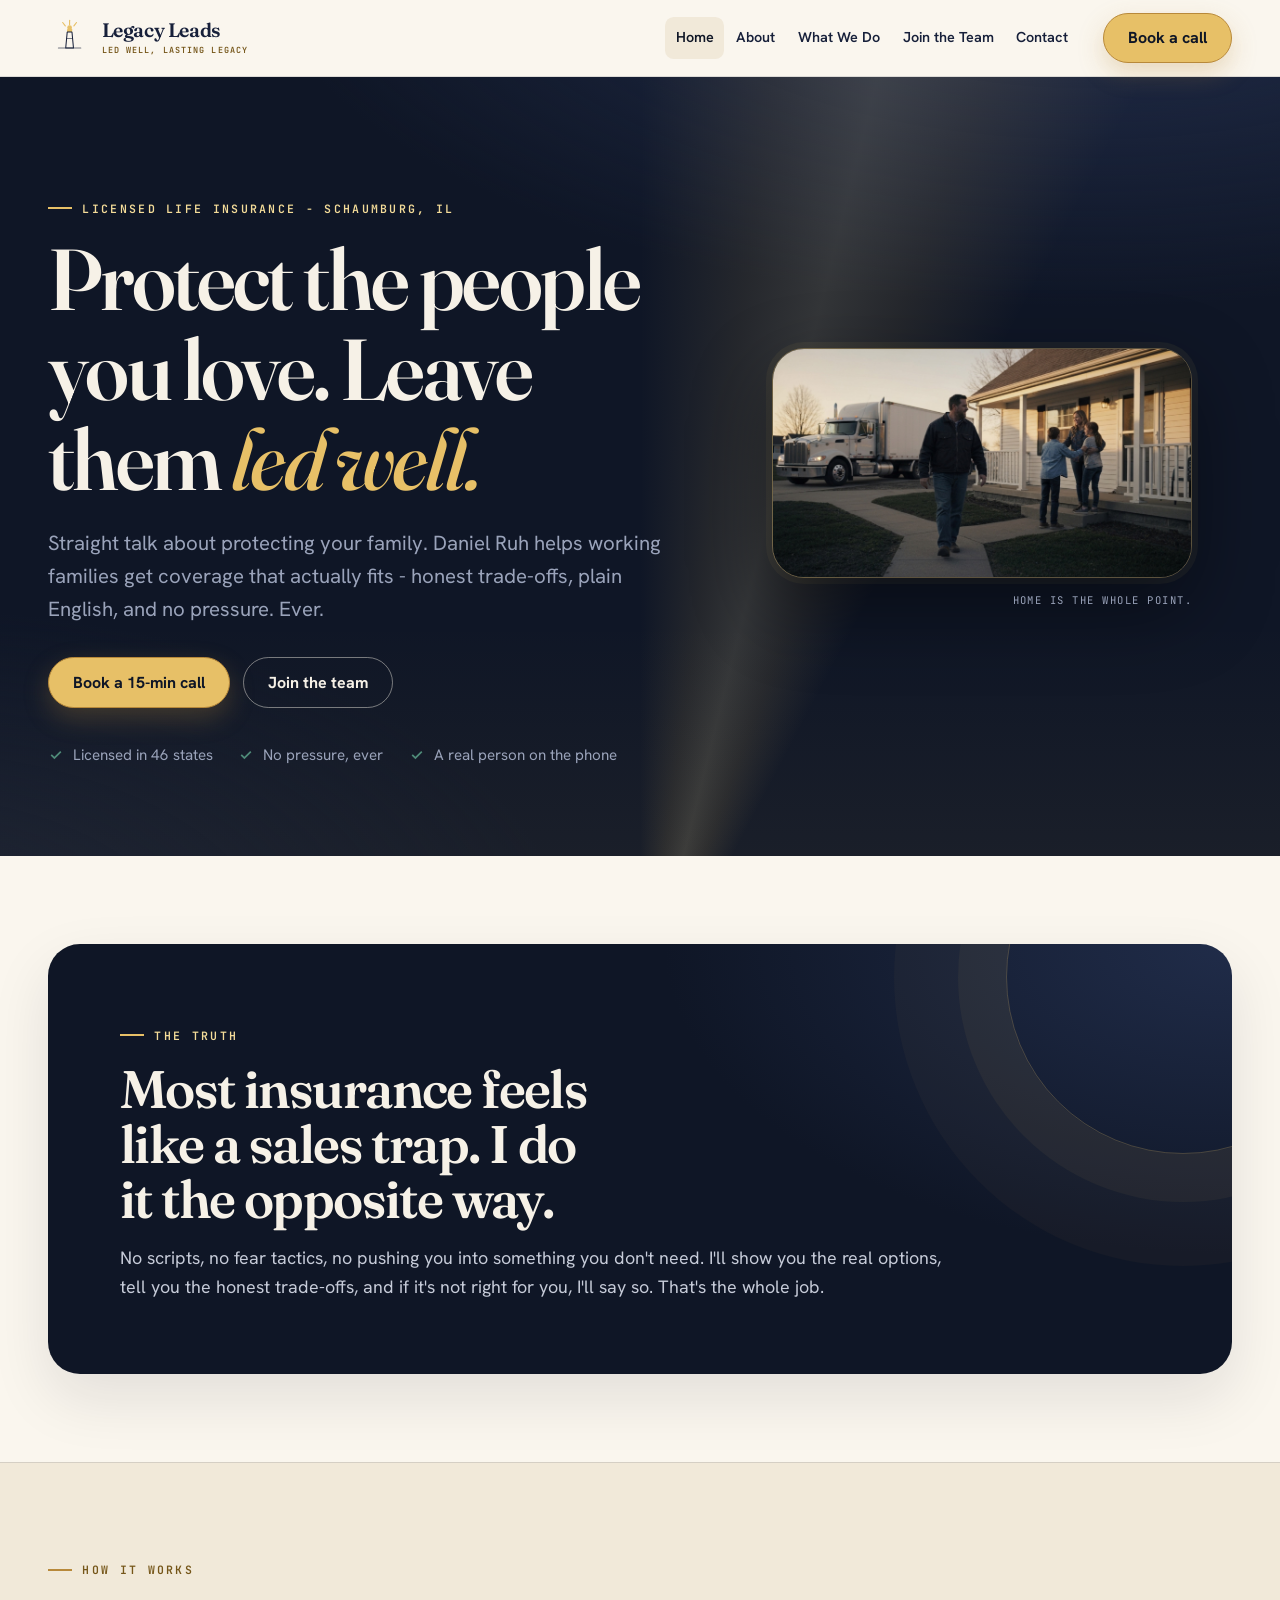
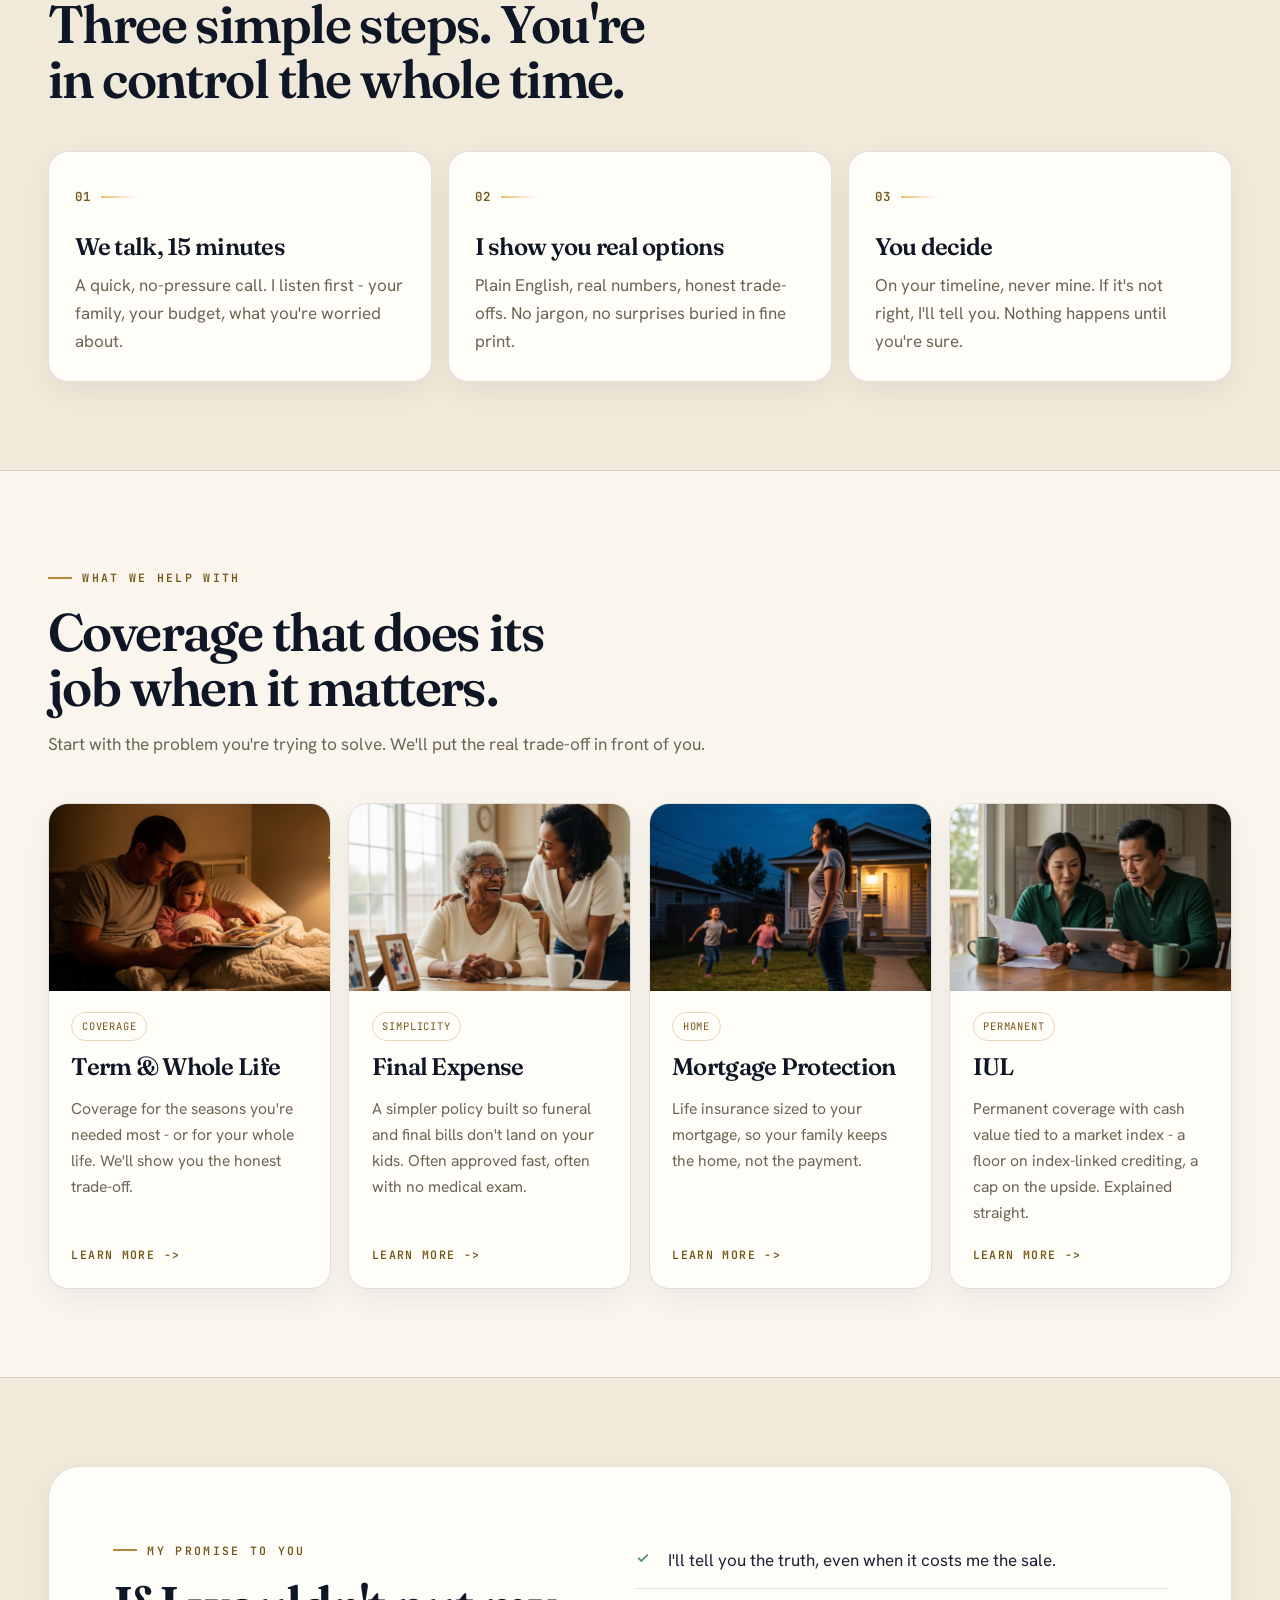
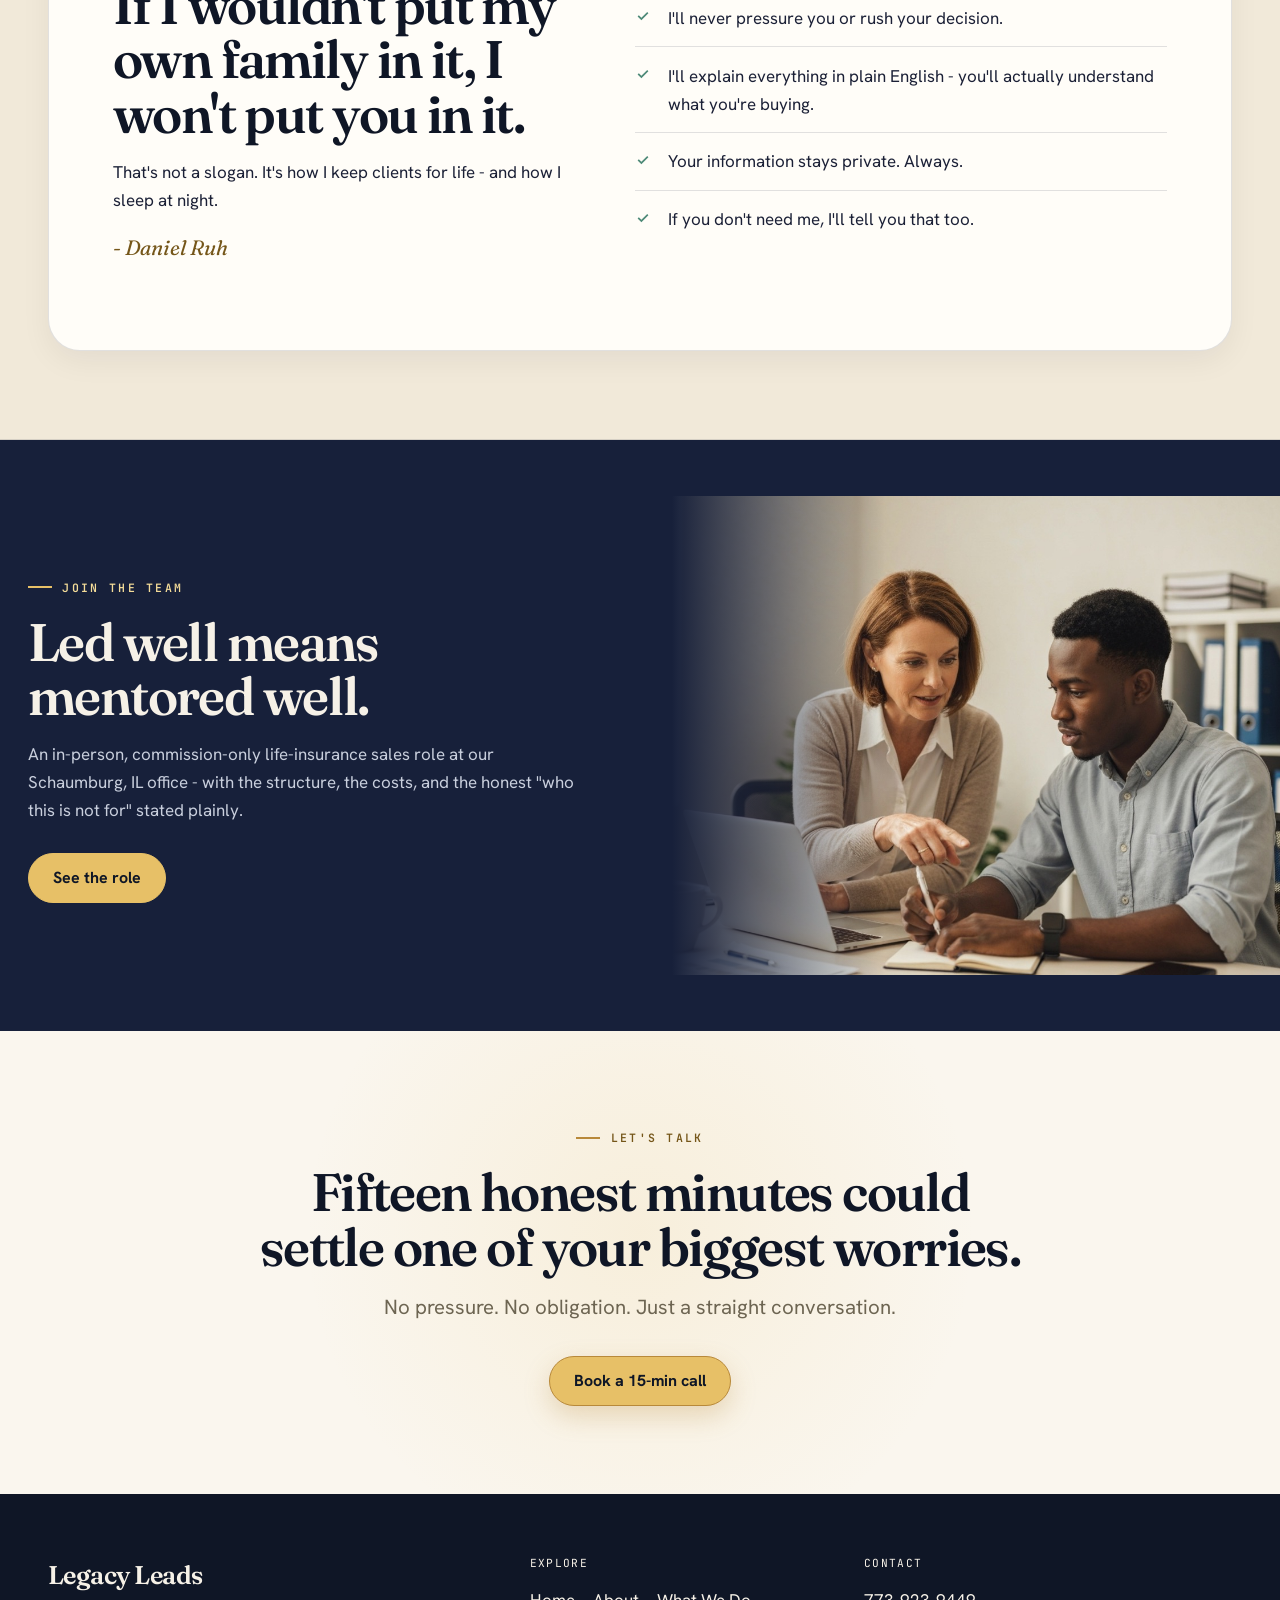
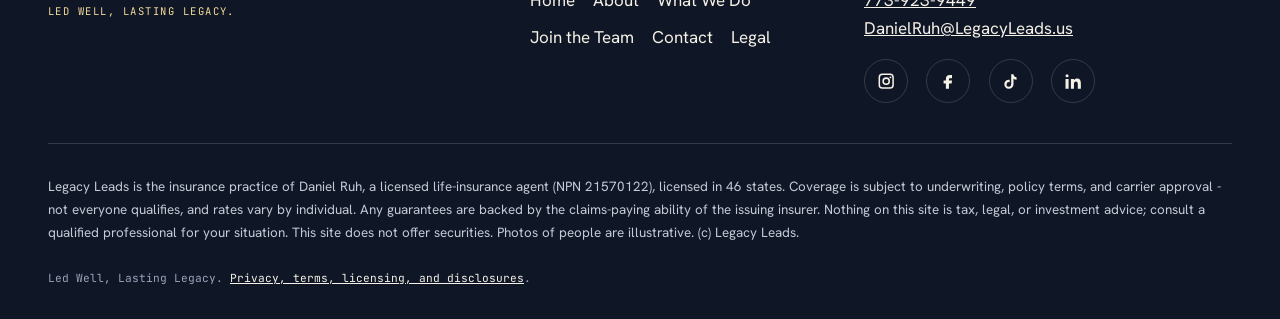
<file: index.html>
<!doctype html>
<html lang="en" class="no-js">
<head>
  <meta charset="utf-8">
  <meta name="viewport" content="width=device-width, initial-scale=1">
  <title>Legacy Leads | Honest Life Insurance With Daniel Ruh</title>
  <meta name="description" content="Straight talk about life insurance for working families. Book a 15-minute call with Daniel Ruh - licensed in 46 states - or explore joining the Schaumburg, IL team.">
  <link rel="canonical" href="https://legacyleads.us/">
  <meta name="theme-color" content="#0f1626">
  <meta property="og:type" content="website">
  <meta property="og:site_name" content="Legacy Leads">
  <meta property="og:title" content="Legacy Leads | Honest Life Insurance With Daniel Ruh">
  <meta property="og:description" content="Straight talk about protecting the people you love. No pressure, plain English, honest trade-offs. Led Well, Lasting Legacy.">
  <meta property="og:url" content="https://legacyleads.us/">
  <meta property="og:image" content="https://legacyleads.us/assets/img/hero-homecoming.jpg">
  <meta name="twitter:card" content="summary_large_image">
  <link rel="icon" href="assets/favicon.svg" type="image/svg+xml">
  <link rel="preconnect" href="https://fonts.googleapis.com">
  <link rel="preconnect" href="https://fonts.gstatic.com" crossorigin>
  <link href="https://fonts.googleapis.com/css2?family=Fraunces:opsz,wght@9..144,500;9..144,600&amp;family=Hanken+Grotesk:wght@400;600;700&amp;family=JetBrains+Mono:wght@500;600&amp;display=swap" rel="stylesheet">
  <link rel="preload" as="image" href="assets/img/hero-homecoming.jpg" fetchpriority="high">
  <link rel="stylesheet" href="assets/styles.css">
  <noscript><style>.nav-links{display:grid;position:static;border:0;box-shadow:none}.reveal,.reveal-stagger>*{opacity:1!important;transform:none!important}</style></noscript>
  <script>document.documentElement.classList.remove('no-js');</script>
  <script type="application/ld+json">
  {
    "@context": "https://schema.org",
    "@type": "InsuranceAgency",
    "name": "Legacy Leads",
    "slogan": "Led Well, Lasting Legacy",
    "url": "https://legacyleads.us/",
    "telephone": "+1-773-923-9449",
    "email": "DanielRuh@LegacyLeads.us",
    "address": { "@type": "PostalAddress", "streetAddress": "953 American Ln", "addressLocality": "Schaumburg", "addressRegion": "IL", "postalCode": "60173", "addressCountry": "US" },
    "founder": { "@type": "Person", "name": "Daniel Ruh", "jobTitle": "Licensed Life Insurance Agent" },
    "areaServed": "US",
    "knowsAbout": ["Term life insurance", "Whole life insurance", "Final expense insurance", "Mortgage protection insurance", "Indexed universal life insurance"]
  }
  </script>
</head>
<body>
  <a class="skip-link" href="#main-content">Skip to main content</a>
  <header class="site-header">
    <div class="shell header-inner">
      <a class="brand-lockup" href="index.html" aria-label="Legacy Leads home">
        <svg viewBox="0 0 100 100" aria-hidden="true" class="ll-mark">
          <g stroke="var(--gold)" stroke-width="2.6" stroke-linecap="round">
            <line x1="50" y1="10" x2="50" y2="20"/><line x1="66" y1="15" x2="60" y2="23"/><line x1="34" y1="15" x2="40" y2="23"/></g>
          <circle cx="50" cy="27" r="5.5" fill="var(--gold)"/>
          <rect x="44" y="30" width="12" height="7" rx="1" fill="var(--gold)"/>
          <path class="lh-tower" d="M44.5 37 L41 74 H59 L55.5 37 Z" fill="none" stroke="var(--gold)" stroke-width="2.4" stroke-linejoin="round"/>
          <line class="lh-tower" x1="42.5" y1="52" x2="57.5" y2="52" stroke="var(--gold)" stroke-width="2" opacity=".7"/>
          <line class="lh-tower" x1="24" y1="74" x2="76" y2="74" stroke="var(--gold)" stroke-width="2.4" stroke-linecap="round" opacity=".6"/>
        </svg>
        <span class="brand-name">Legacy Leads</span>
        <span class="brand-slogan">Led Well, Lasting Legacy</span>
      </a>
      <nav class="site-nav" aria-label="Primary navigation"><button class="nav-toggle" type="button" aria-expanded="false" aria-controls="site-nav-links">Menu</button><ul class="nav-links" id="site-nav-links">
            <li><a href="index.html" aria-current="page">Home</a></li>
            <li><a href="about.html">About</a></li>
            <li><a href="services.html">What We Do</a></li>
            <li><a href="join.html">Join the Team</a></li>
            <li><a href="contact.html">Contact</a></li>
          </ul>
      </nav>
      <a class="button button-gold header-cta" href="https://meet.legacyleads.us/">Book a call</a>
    </div>
  </header>

  <main id="main-content">
    <!-- HERO: the harbor at dusk, the beam sweeping home -->
    <section class="hero" aria-labelledby="hero-heading">
      <div class="beam" aria-hidden="true"></div>
      <div class="shell hero-grid">
        <div>
          <span class="eyebrow">Licensed life insurance - Schaumburg, IL</span>
          <h1 id="hero-heading">Protect the people you love. Leave them <em>led well.</em></h1>
          <p class="lede">Straight talk about protecting your family. Daniel Ruh helps working families get coverage that actually fits - honest trade-offs, plain English, and no pressure. Ever.</p>
          <div class="cta-row">
            <a class="button button-gold" href="https://meet.legacyleads.us/">Book a 15-min call</a>
            <a class="button button-ghost-light" href="join.html">Join the team</a>
          </div>
          <ul class="trust-row" aria-label="Practice highlights">
            <li>Licensed in 46 states</li>
            <li>No pressure, ever</li>
            <li>A real person on the phone</li>
          </ul>
        </div>
        <figure class="hero-photo">
          <img src="assets/img/hero-homecoming.jpg" alt="A trucker father walks up his front path at dusk while his wife and two kids greet him from the porch, his rig parked in the driveway behind him." width="1800" height="982" fetchpriority="high">
          <figcaption>Home is the whole point.</figcaption>
        </figure>
      </div>
    </section>

    <!-- THE TRUTH -->
    <section class="section">
      <div class="shell truth-card reveal">
        <span class="eyebrow">The truth</span>
        <h2>Most insurance feels like a sales trap. I do it the opposite way.</h2>
        <p>No scripts, no fear tactics, no pushing you into something you don't need. I'll show you the real options, tell you the honest trade-offs, and if it's not right for you, I'll say so. That's the whole job.</p>
      </div>
    </section>

    <!-- HOW IT WORKS -->
    <section class="section section-cream-2" aria-labelledby="how-heading">
      <div class="shell">
        <div class="section-heading reveal">
          <span class="eyebrow">How it works</span>
          <h2 id="how-heading">Three simple steps. You're in control the whole time.</h2>
        </div>
        <div class="steps reveal-stagger">
          <article class="step"><span class="step-number">01</span><h3>We talk, 15 minutes</h3><p>A quick, no-pressure call. I listen first - your family, your budget, what you're worried about.</p></article>
          <article class="step"><span class="step-number">02</span><h3>I show you real options</h3><p>Plain English, real numbers, honest trade-offs. No jargon, no surprises buried in fine print.</p></article>
          <article class="step"><span class="step-number">03</span><h3>You decide</h3><p>On your timeline, never mine. If it's not right, I'll tell you. Nothing happens until you're sure.</p></article>
        </div>
      </div>
    </section>

    <!-- WHAT WE HELP WITH -->
    <section class="section" aria-labelledby="help-heading">
      <div class="shell">
        <div class="section-heading reveal">
          <span class="eyebrow">What we help with</span>
          <h2 id="help-heading">Coverage that does its job when it matters.</h2>
          <p>Start with the problem you're trying to solve. We'll put the real trade-off in front of you.</p>
        </div>
        <div class="grid-4 reveal-stagger">
          <a class="photo-card" href="services.html#term-whole">
            <span class="photo-frame"><img src="assets/img/term-bedtime.jpg" alt="A young father reads a bedtime story to his daughter under warm lamplight." width="1200" height="840" loading="lazy"></span>
            <span class="photo-body"><span class="card-kicker">Coverage</span><h3>Term &amp; Whole Life</h3><p>Coverage for the seasons you're needed most - or for your whole life. We'll show you the honest trade-off.</p><span class="card-cta">Learn more -&gt;</span></span>
          </a>
          <a class="photo-card" href="services.html#final-expense">
            <span class="photo-frame"><img src="assets/img/fex-dignity.jpg" alt="A grandmother laughs warmly at her kitchen table while her adult daughter rests a hand on her shoulder." width="1200" height="840" loading="lazy"></span>
            <span class="photo-body"><span class="card-kicker">Simplicity</span><h3>Final Expense</h3><p>A simpler policy built so funeral and final bills don't land on your kids. Often approved fast, often with no medical exam.</p><span class="card-cta">Learn more -&gt;</span></span>
          </a>
          <a class="photo-card" href="services.html#mortgage">
            <span class="photo-frame"><img src="assets/img/mortgage-home.jpg" alt="A mother watches her two laughing kids play in the yard at dusk, house keys in hand, the porch light glowing behind them." width="1200" height="840" loading="lazy"></span>
            <span class="photo-body"><span class="card-kicker">Home</span><h3>Mortgage Protection</h3><p>Life insurance sized to your mortgage, so your family keeps the home, not the payment.</p><span class="card-cta">Learn more -&gt;</span></span>
          </a>
          <a class="photo-card" href="services.html#iul">
            <span class="photo-frame"><img src="assets/img/iul-planning.jpg" alt="A couple reviews paperwork and a tablet together at their kitchen table in calm morning light." width="1200" height="840" loading="lazy"></span>
            <span class="photo-body"><span class="card-kicker">Permanent</span><h3>IUL</h3><p>Permanent coverage with cash value tied to a market index - a floor on index-linked crediting, a cap on the upside. Explained straight.</p><span class="card-cta">Learn more -&gt;</span></span>
          </a>
        </div>
      </div>
    </section>

    <!-- PROMISE -->
    <section class="section section-cream-2">
      <div class="shell promise reveal">
        <div>
          <span class="eyebrow">My promise to you</span>
          <h2>If I wouldn't put my own family in it, I won't put you in it.</h2>
          <p>That's not a slogan. It's how I keep clients for life - and how I sleep at night.</p>
          <p class="signature">- Daniel Ruh</p>
        </div>
        <ul class="check-list">
          <li>I'll tell you the truth, even when it costs me the sale.</li>
          <li>I'll never pressure you or rush your decision.</li>
          <li>I'll explain everything in plain English - you'll actually understand what you're buying.</li>
          <li>Your information stays private. Always.</li>
          <li>If you don't need me, I'll tell you that too.</li>
        </ul>
      </div>
    </section>

    <!-- REVIEWS (hidden until real consented reviews exist; restore + reword note for visitors)
    
    <section class="section" aria-labelledby="reviews-heading">
      <div class="shell">
        <div class="section-heading reveal">
          <span class="eyebrow">In their words</span>
          <h2 id="reviews-heading">Real families. Real reviews.</h2>
          <p>As I help more families, their own words go right here - with their permission.</p>
        </div>
        <div class="grid-3 reveal-stagger">
          <blockquote class="card"><p>"[ A real client's words. ]"</p><footer>- First name, City</footer></blockquote>
          <blockquote class="card"><p>"[ A real client's words. ]"</p><footer>- First name, City</footer></blockquote>
          <blockquote class="card"><p>"[ A real client's words. ]"</p><footer>- First name, City</footer></blockquote>
        </div>
        <p class="reviews-note">These fill with <strong>genuine reviews from clients you've actually helped</strong> (collected with consent) - the only kind worth showing.</p>
      </div>
    </section>
    -->

    <!-- JOIN BAND -->
    <section class="band" aria-labelledby="join-band-heading">
      <div class="band-grid">
        <div class="shell band-copy reveal">
          <span class="eyebrow">Join the team</span>
          <h2 id="join-band-heading">Led well means mentored well.</h2>
          <p>An in-person, commission-only life-insurance sales role at our Schaumburg, IL office - with the structure, the costs, and the honest "who this is not for" stated plainly.</p>
          <a class="button button-light" href="join.html">See the role</a>
        </div>
        <div class="band-photo" aria-hidden="false">
          <img src="assets/img/join-mentorship.jpg" alt="A seasoned agent points at a laptop screen, mentoring a younger colleague who takes notes at an ordinary office desk." width="1200" height="840" loading="lazy">
        </div>
      </div>
    </section>

    <!-- FINAL CTA -->
    <section class="section final-cta">
      <div class="narrow reveal">
        <span class="eyebrow">Let's talk</span>
        <h2>Fifteen honest minutes could settle one of your biggest worries.</h2>
        <p class="lede">No pressure. No obligation. Just a straight conversation.</p>
        <a class="button button-gold" href="https://meet.legacyleads.us/">Book a 15-min call</a>
      </div>
    </section>
  </main>

  <footer class="site-footer">
    <div class="shell">
      <div class="footer-grid">
        <div><div class="footer-wordmark">Legacy Leads</div><div class="footer-slogan">Led Well, Lasting Legacy.</div></div>
        <div><div class="footer-heading">Explore</div><nav aria-label="Footer navigation"><ul class="footer-nav"><li><a href="index.html" aria-current="page">Home</a></li><li><a href="about.html">About</a></li><li><a href="services.html">What We Do</a></li><li><a href="join.html">Join the Team</a></li><li><a href="contact.html">Contact</a></li><li><a href="legal.html">Legal</a></li></ul></nav></div>
        <div class="footer-contact"><div class="footer-heading">Contact</div><p><a href="tel:+17739239449">773-923-9449</a><br><a href="mailto:DanielRuh@LegacyLeads.us">DanielRuh@LegacyLeads.us</a></p><ul class="social-links" aria-label="Social media"><li><a href="https://www.instagram.com/legacyleads/" aria-label="Instagram"><svg viewBox="0 0 24 24" aria-hidden="true"><path d="M7 2h10a5 5 0 0 1 5 5v10a5 5 0 0 1-5 5H7a5 5 0 0 1-5-5V7a5 5 0 0 1 5-5Zm0 2a3 3 0 0 0-3 3v10a3 3 0 0 0 3 3h10a3 3 0 0 0 3-3V7a3 3 0 0 0-3-3H7Zm5 3a5 5 0 1 1 0 10 5 5 0 0 1 0-10Zm0 2a3 3 0 1 0 0 6 3 3 0 0 0 0-6Zm5.5-3.25a1.25 1.25 0 1 1 0 2.5 1.25 1.25 0 0 1 0-2.5Z"/></svg></a></li><li><a href="https://www.facebook.com/legacyleadsus" aria-label="Facebook"><svg viewBox="0 0 24 24" aria-hidden="true"><path d="M14 8h3V4h-3c-3.3 0-5 2-5 5v2H6v4h3v7h4v-7h3.5l.5-4h-4V9c0-.7.3-1 1-1Z"/></svg></a></li><li><a href="https://www.tiktok.com/@legacyleads" aria-label="TikTok"><svg viewBox="0 0 24 24" aria-hidden="true"><path d="M15 3c.4 2.4 1.8 3.8 4 4v3c-1.6 0-3-.5-4-1.3V16a6 6 0 1 1-5-5.9v3.2A3 3 0 1 0 12 16V3h3Z"/></svg></a></li><li><a href="https://www.linkedin.com/company/legacyleadsus" aria-label="LinkedIn"><svg viewBox="0 0 24 24" aria-hidden="true"><path d="M4 3a2 2 0 1 1 0 4 2 2 0 0 1 0-4ZM2 9h4v13H2V9Zm7 0h4v1.8c.9-1.4 2.3-2.2 4.2-2.2 3.4 0 4.8 2.2 4.8 6.2V22h-4v-6.4c0-2-.7-3.2-2.4-3.2-1.8 0-2.6 1.2-2.6 3.7V22H9V9Z"/></svg></a></li></ul></div>
      </div>
      <p class="legal-disclaimer">Legacy Leads is the insurance practice of Daniel Ruh, a licensed life-insurance agent (NPN 21570122), licensed in 46 states. Coverage is subject to underwriting, policy terms, and carrier approval - not everyone qualifies, and rates vary by individual. Any guarantees are backed by the claims-paying ability of the issuing insurer. Nothing on this site is tax, legal, or investment advice; consult a qualified professional for your situation. This site does not offer securities. Photos of people are illustrative. (c) Legacy Leads.</p>
      <p class="copyright">Led Well, Lasting Legacy. <a class="legal-link" href="legal.html">Privacy, terms, licensing, and disclosures</a>.</p>
    </div>
  </footer>
  <script src="assets/site.js" defer></script>
</body>
</html>
</file>
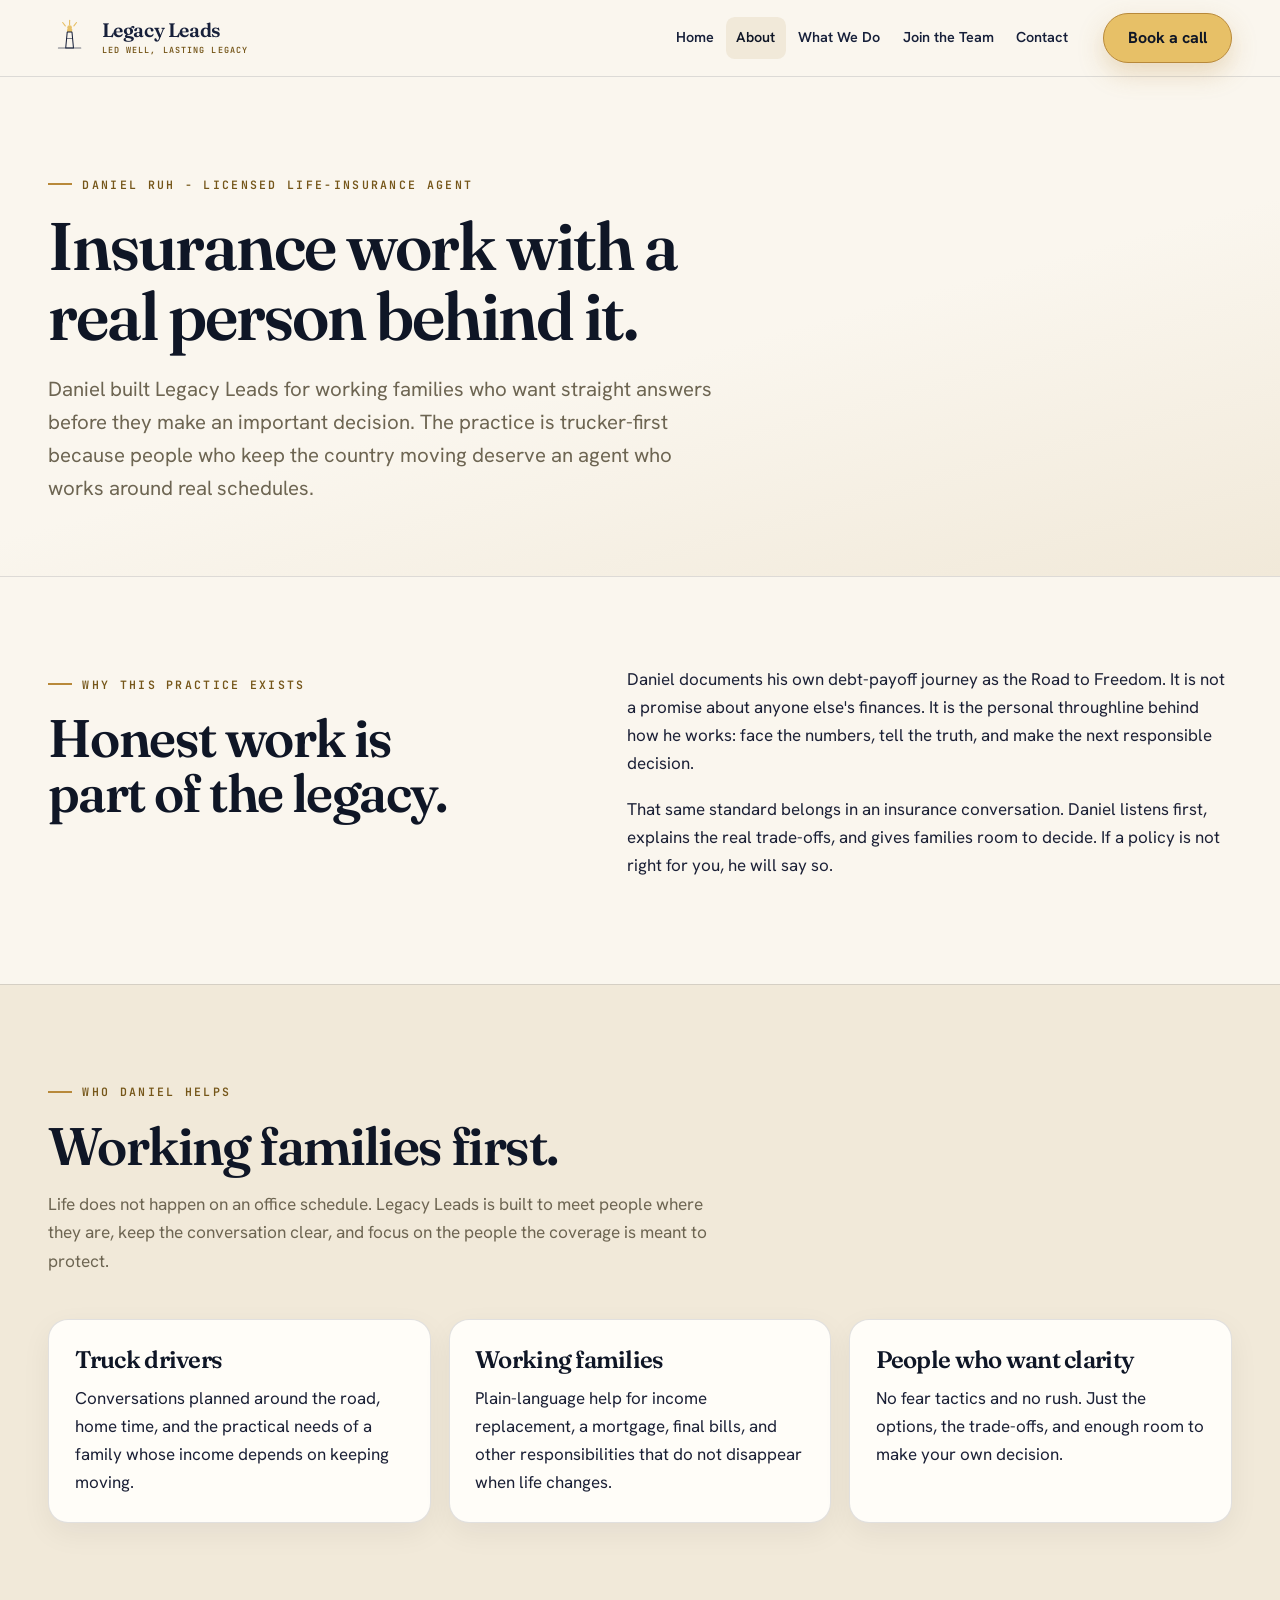
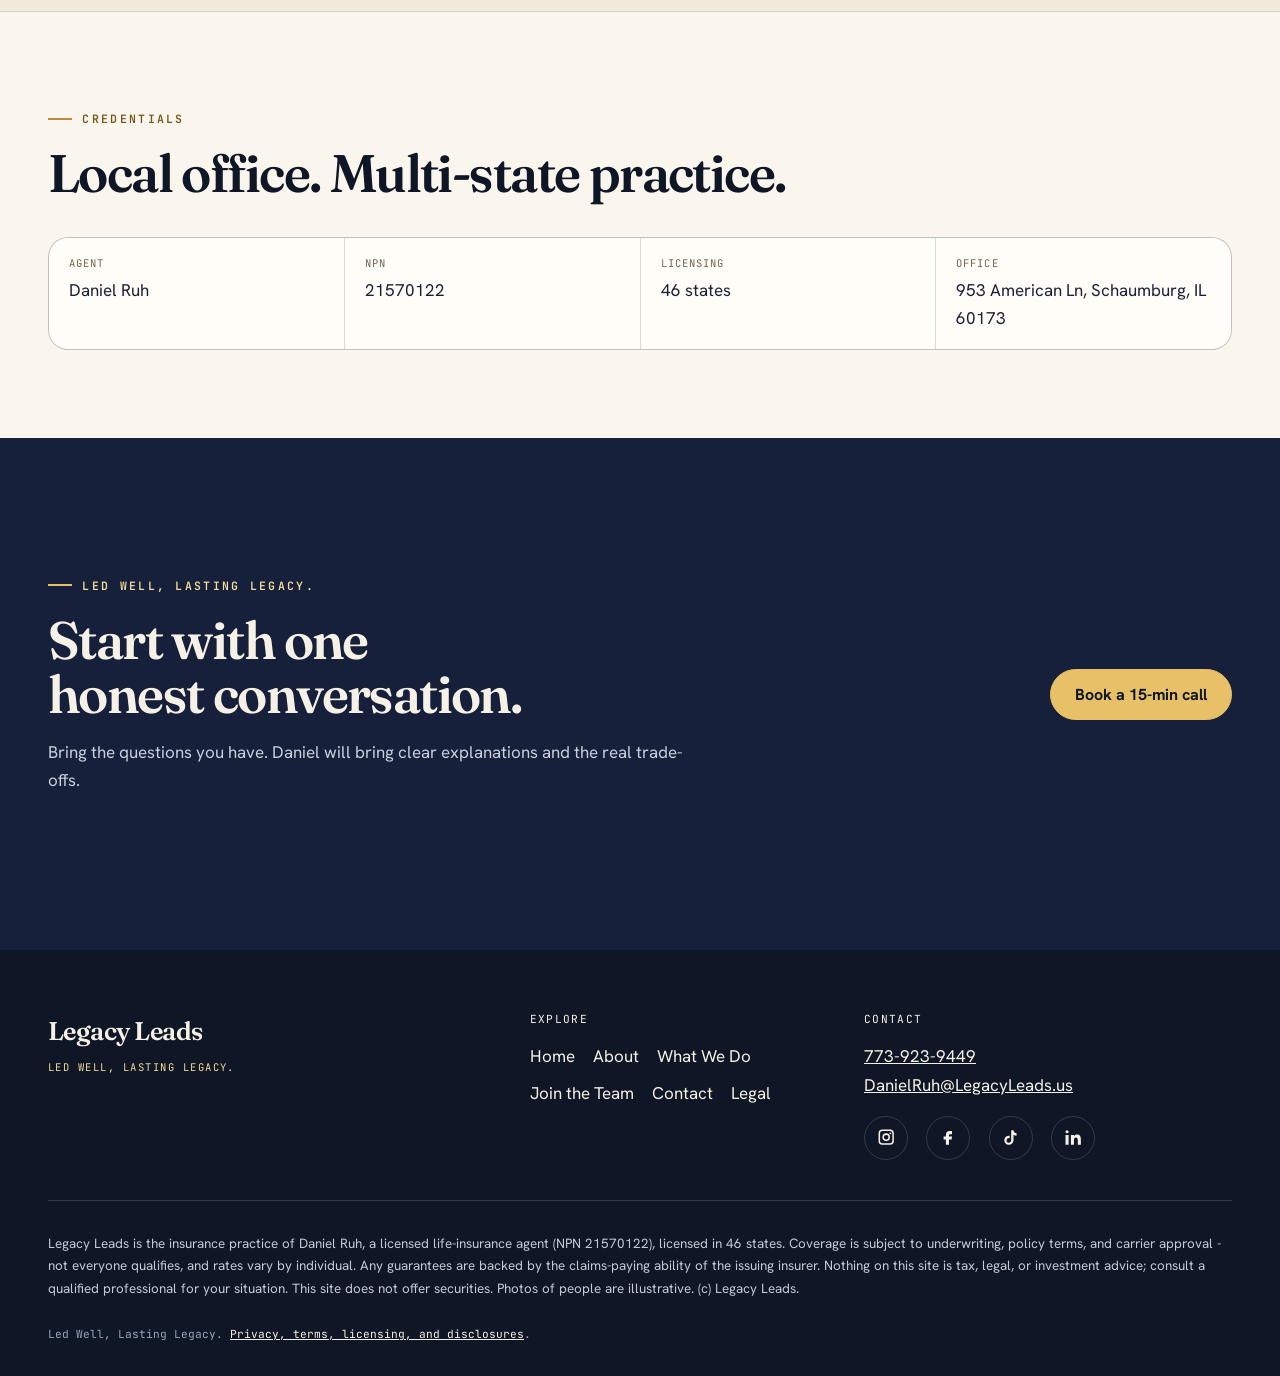
<file: about.html>
<!doctype html>
<html lang="en">
<head>
  <meta charset="utf-8">
  <meta name="viewport" content="width=device-width, initial-scale=1">
  <title>About Daniel Ruh | Legacy Leads</title>
  <link rel="canonical" href="https://legacyleads.us/about.html">
  <meta name="description" content="Meet Daniel Ruh, the licensed life-insurance agent behind Legacy Leads in Schaumburg, Illinois.">
  <meta name="theme-color" content="#0f1626">
  <link rel="icon" href="assets/favicon.svg" type="image/svg+xml">
  <link rel="preconnect" href="https://fonts.googleapis.com">
  <link rel="preconnect" href="https://fonts.gstatic.com" crossorigin>
  <link href="https://fonts.googleapis.com/css2?family=Fraunces:opsz,wght@9..144,500;9..144,600&amp;family=Hanken+Grotesk:wght@400;600;700&amp;family=JetBrains+Mono:wght@500;600&amp;display=swap" rel="stylesheet">
  <link rel="stylesheet" href="assets/styles.css">
  <noscript><style>.nav-links{display:grid;position:static;border:0;box-shadow:none}.reveal,.reveal-stagger>*{opacity:1!important;transform:none!important}</style></noscript>
</head>
<body>
  <a class="skip-link" href="#main-content">Skip to main content</a>
  <header class="site-header">
    <div class="shell header-inner">
      <a class="brand-lockup" href="index.html" aria-label="Legacy Leads home">
        <svg viewBox="0 0 100 100" aria-hidden="true" class="ll-mark"><g stroke="var(--gold)" stroke-width="2.6" stroke-linecap="round"><line x1="50" y1="10" x2="50" y2="20"/><line x1="66" y1="15" x2="60" y2="23"/><line x1="34" y1="15" x2="40" y2="23"/></g><circle cx="50" cy="27" r="5.5" fill="var(--gold)"/><rect x="44" y="30" width="12" height="7" rx="1" fill="var(--gold)"/><path d="M44.5 37 L41 74 H59 L55.5 37 Z" fill="none" stroke="var(--gold)" stroke-width="2.4" stroke-linejoin="round"/><line x1="42.5" y1="52" x2="57.5" y2="52" stroke="var(--gold)" stroke-width="2" opacity=".7"/><line x1="24" y1="74" x2="76" y2="74" stroke="var(--gold)" stroke-width="2.4" stroke-linecap="round" opacity=".6"/></svg>
        <span class="brand-name">Legacy Leads</span><span class="brand-slogan">Led Well, Lasting Legacy</span>
      </a>
      <nav class="site-nav" aria-label="Primary navigation"><button class="nav-toggle" type="button" aria-expanded="false" aria-controls="site-nav-links">Menu</button><ul class="nav-links" id="site-nav-links"><li><a href="index.html">Home</a></li><li><a href="about.html" aria-current="page">About</a></li><li><a href="services.html">What We Do</a></li><li><a href="join.html">Join the Team</a></li><li><a href="contact.html">Contact</a></li></ul></nav>
      <a class="button button-gold header-cta" href="https://meet.legacyleads.us/">Book a call</a>
    </div>
  </header>

  <main id="main-content">
    <section class="page-hero">
      <div class="shell">
        <span class="eyebrow">Daniel Ruh - licensed life-insurance agent</span>
        <h1>Insurance work with a real person behind it.</h1>
        <p class="lede">Daniel built Legacy Leads for working families who want straight answers before they make an important decision. The practice is trucker-first because people who keep the country moving deserve an agent who works around real schedules.</p>
      </div>
    </section>

    <section class="section">
      <div class="shell split">
        <div><span class="eyebrow">Why this practice exists</span><h2>Honest work is part of the legacy.</h2></div>
        <div>
          <p>Daniel documents his own debt-payoff journey as the Road to Freedom. It is not a promise about anyone else's finances. It is the personal throughline behind how he works: face the numbers, tell the truth, and make the next responsible decision.</p>
          <p>That same standard belongs in an insurance conversation. Daniel listens first, explains the real trade-offs, and gives families room to decide. If a policy is not right for you, he will say so.</p>
        </div>
      </div>
    </section>

    <section class="section section-cream-2">
      <div class="shell">
        <div class="section-heading"><span class="eyebrow">Who Daniel helps</span><h2>Working families first.</h2><p>Life does not happen on an office schedule. Legacy Leads is built to meet people where they are, keep the conversation clear, and focus on the people the coverage is meant to protect.</p></div>
        <div class="grid-3">
          <article class="card"><h3>Truck drivers</h3><p>Conversations planned around the road, home time, and the practical needs of a family whose income depends on keeping moving.</p></article>
          <article class="card"><h3>Working families</h3><p>Plain-language help for income replacement, a mortgage, final bills, and other responsibilities that do not disappear when life changes.</p></article>
          <article class="card"><h3>People who want clarity</h3><p>No fear tactics and no rush. Just the options, the trade-offs, and enough room to make your own decision.</p></article>
        </div>
      </div>
    </section>

    <section class="section">
      <div class="shell">
        <span class="eyebrow">Credentials</span>
        <h2>Local office. Multi-state practice.</h2>
        <div class="credential-strip">
          <div><span>Agent</span>Daniel Ruh</div>
          <div><span>NPN</span>21570122</div>
          <div><span>Licensing</span>46 states</div>
          <div><span>Office</span>953 American Ln, Schaumburg, IL 60173</div>
        </div>
      </div>
    </section>

    <section class="band">
      <div class="shell band-inner"><div><span class="eyebrow">Led Well, Lasting Legacy.</span><h2>Start with one honest conversation.</h2><p>Bring the questions you have. Daniel will bring clear explanations and the real trade-offs.</p></div><a class="button button-light" href="https://meet.legacyleads.us/">Book a 15-min call</a></div>
    </section>
  </main>

  <footer class="site-footer"><div class="shell"><div class="footer-grid">
    <div><div class="footer-wordmark">Legacy Leads</div><div class="footer-slogan">Led Well, Lasting Legacy.</div></div>
    <div><div class="footer-heading">Explore</div><nav aria-label="Footer navigation"><ul class="footer-nav"><li><a href="index.html">Home</a></li><li><a href="about.html" aria-current="page">About</a></li><li><a href="services.html">What We Do</a></li><li><a href="join.html">Join the Team</a></li><li><a href="contact.html">Contact</a></li><li><a href="legal.html">Legal</a></li></ul></nav></div>
    <div class="footer-contact"><div class="footer-heading">Contact</div><p><a href="tel:+17739239449">773-923-9449</a><br><a href="mailto:DanielRuh@LegacyLeads.us">DanielRuh@LegacyLeads.us</a></p><ul class="social-links" aria-label="Social media"><li><a href="https://www.instagram.com/legacyleads/" aria-label="Instagram"><svg viewBox="0 0 24 24" aria-hidden="true"><path d="M7 2h10a5 5 0 0 1 5 5v10a5 5 0 0 1-5 5H7a5 5 0 0 1-5-5V7a5 5 0 0 1 5-5Zm0 2a3 3 0 0 0-3 3v10a3 3 0 0 0 3 3h10a3 3 0 0 0 3-3V7a3 3 0 0 0-3-3H7Zm5 3a5 5 0 1 1 0 10 5 5 0 0 1 0-10Zm0 2a3 3 0 1 0 0 6 3 3 0 0 0 0-6Zm5.5-3.25a1.25 1.25 0 1 1 0 2.5 1.25 1.25 0 0 1 0-2.5Z"/></svg></a></li><li><a href="https://www.facebook.com/legacyleadsus" aria-label="Facebook"><svg viewBox="0 0 24 24" aria-hidden="true"><path d="M14 8h3V4h-3c-3.3 0-5 2-5 5v2H6v4h3v7h4v-7h3.5l.5-4h-4V9c0-.7.3-1 1-1Z"/></svg></a></li><li><a href="https://www.tiktok.com/@legacyleads" aria-label="TikTok"><svg viewBox="0 0 24 24" aria-hidden="true"><path d="M15 3c.4 2.4 1.8 3.8 4 4v3c-1.6 0-3-.5-4-1.3V16a6 6 0 1 1-5-5.9v3.2A3 3 0 1 0 12 16V3h3Z"/></svg></a></li><li><a href="https://www.linkedin.com/company/legacyleadsus" aria-label="LinkedIn"><svg viewBox="0 0 24 24" aria-hidden="true"><path d="M4 3a2 2 0 1 1 0 4 2 2 0 0 1 0-4ZM2 9h4v13H2V9Zm7 0h4v1.8c.9-1.4 2.3-2.2 4.2-2.2 3.4 0 4.8 2.2 4.8 6.2V22h-4v-6.4c0-2-.7-3.2-2.4-3.2-1.8 0-2.6 1.2-2.6 3.7V22H9V9Z"/></svg></a></li></ul></div>
  </div><p class="legal-disclaimer">Legacy Leads is the insurance practice of Daniel Ruh, a licensed life-insurance agent (NPN 21570122), licensed in 46 states. Coverage is subject to underwriting, policy terms, and carrier approval - not everyone qualifies, and rates vary by individual. Any guarantees are backed by the claims-paying ability of the issuing insurer. Nothing on this site is tax, legal, or investment advice; consult a qualified professional for your situation. This site does not offer securities. Photos of people are illustrative. (c) Legacy Leads.</p><p class="copyright">Led Well, Lasting Legacy. <a class="legal-link" href="legal.html">Privacy, terms, licensing, and disclosures</a>.</p></div></footer>
  <script src="assets/site.js" defer></script>
</body>
</html>
</file>
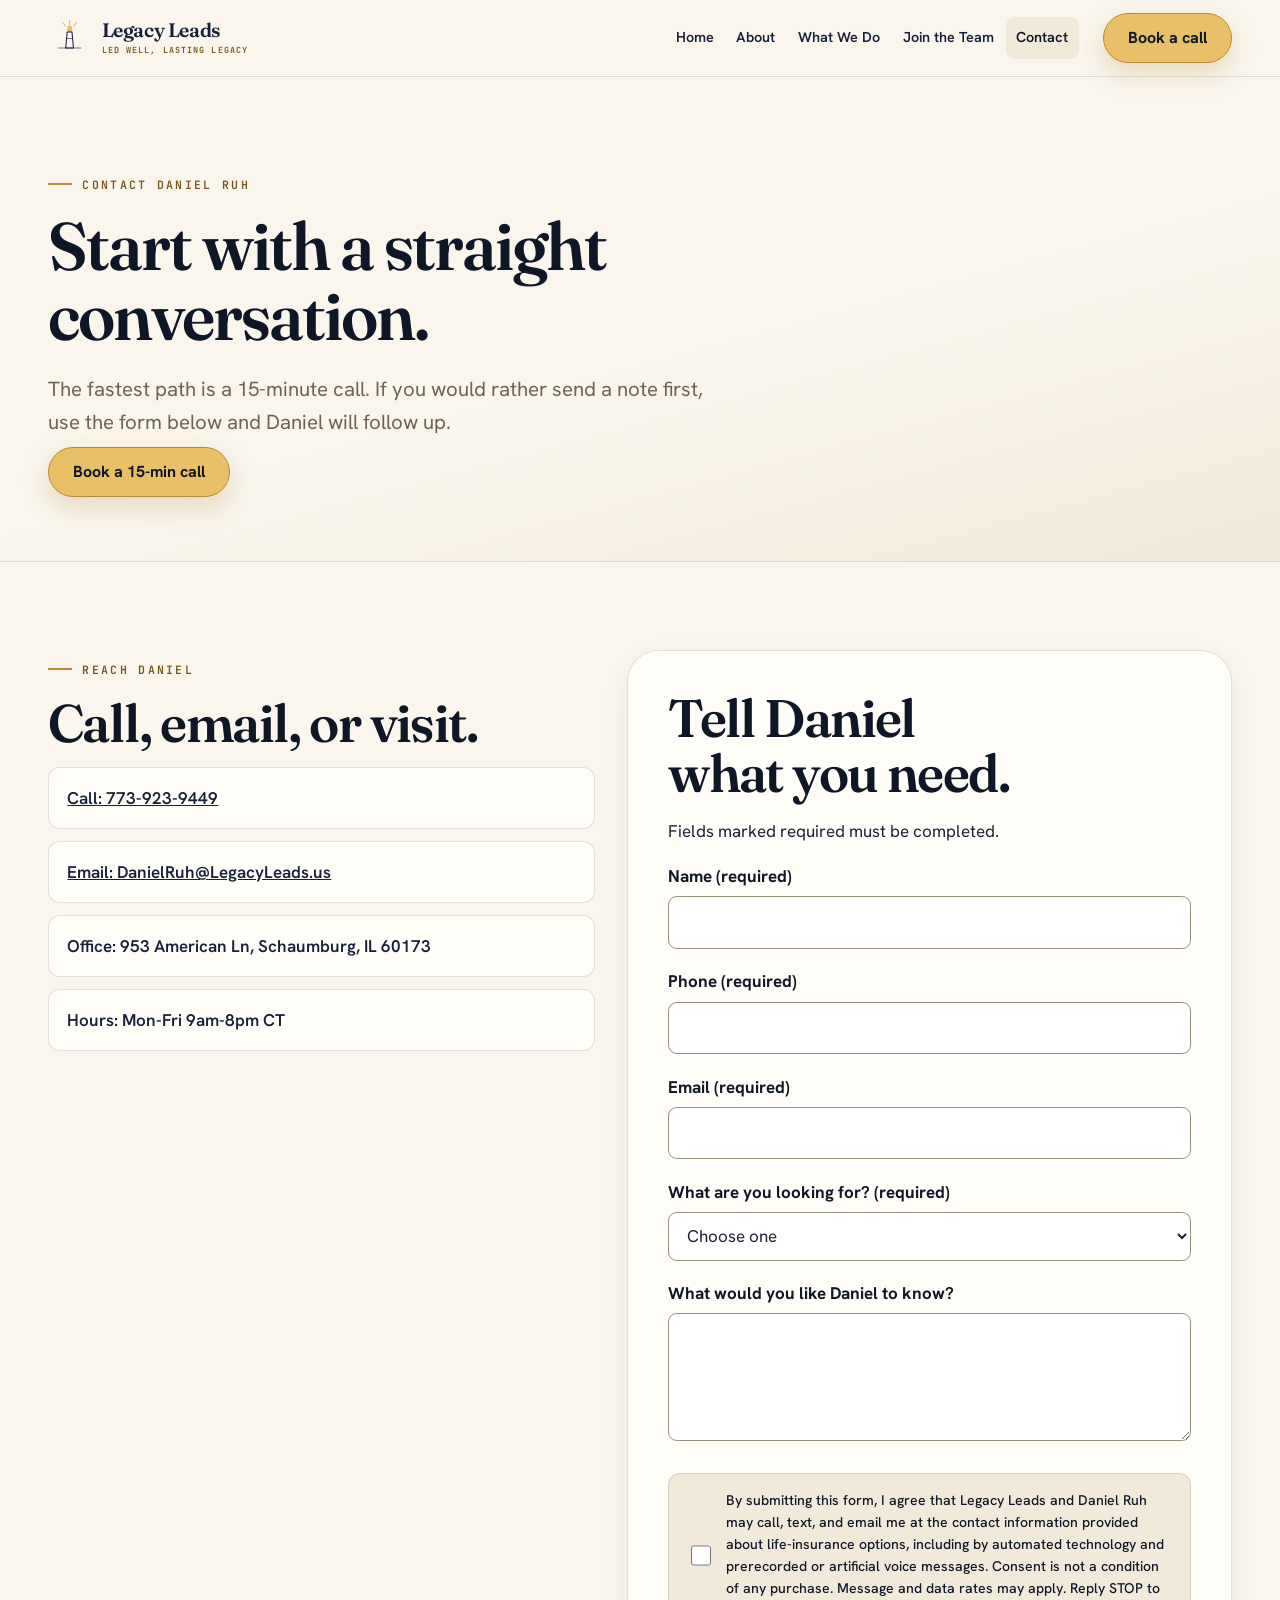
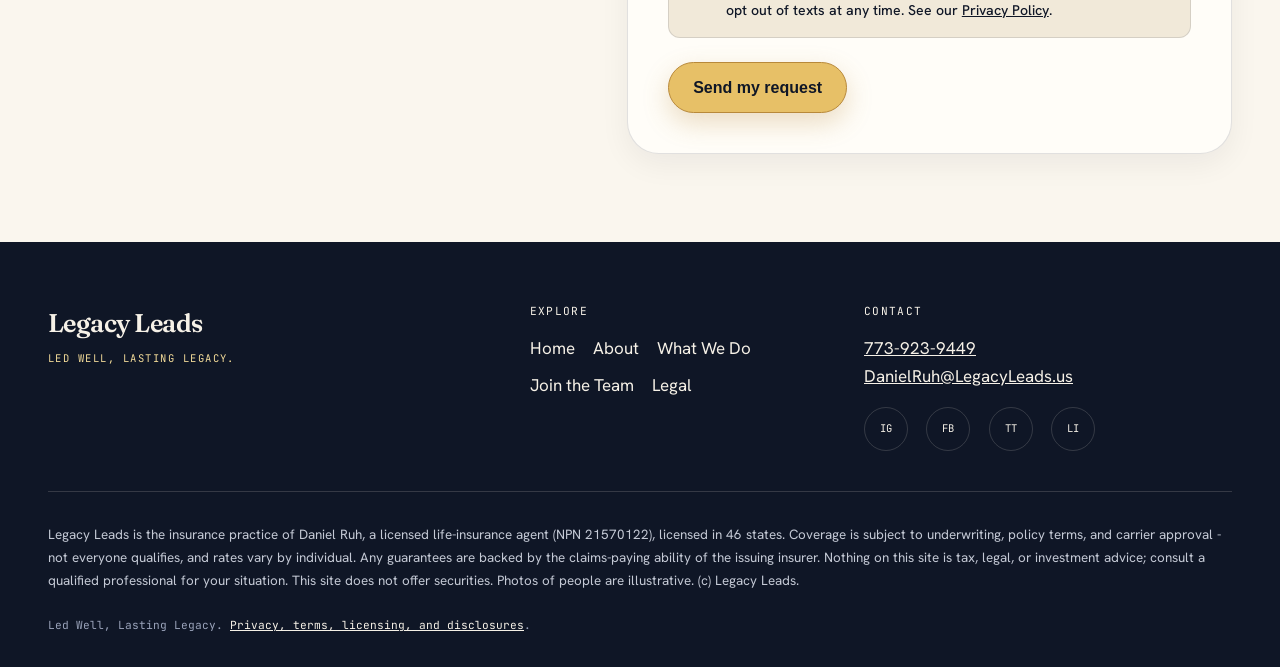
<file: contact.html>
<!doctype html>
<html lang="en">
<head>
  <meta charset="utf-8">
  <meta name="viewport" content="width=device-width, initial-scale=1">
  <title>Contact Daniel Ruh | Legacy Leads</title>
  <link rel="canonical" href="https://legacyleads.us/contact.html">
  <meta name="description" content="Book a call or contact Daniel Ruh about life-insurance options.">
  <meta name="theme-color" content="#0f1626">
  <link rel="icon" href="assets/favicon.svg" type="image/svg+xml">
  <link rel="preconnect" href="https://fonts.googleapis.com">
  <link rel="preconnect" href="https://fonts.gstatic.com" crossorigin>
  <link href="https://fonts.googleapis.com/css2?family=Fraunces:opsz,wght@9..144,500;9..144,600&amp;family=Hanken+Grotesk:wght@400;600;700&amp;family=JetBrains+Mono:wght@500;600&amp;display=swap" rel="stylesheet">
  <link rel="stylesheet" href="assets/styles.css">
  <noscript><style>.nav-links{display:grid;position:static;border:0;box-shadow:none}.reveal,.reveal-stagger>*{opacity:1!important;transform:none!important}</style></noscript>
</head>
<body>
  <a class="skip-link" href="#main-content">Skip to main content</a>
  <header class="site-header"><div class="shell header-inner">
    <a class="brand-lockup" href="index.html" aria-label="Legacy Leads home"><svg viewBox="0 0 100 100" aria-hidden="true" class="ll-mark"><g stroke="var(--gold)" stroke-width="2.6" stroke-linecap="round"><line x1="50" y1="10" x2="50" y2="20"/><line x1="66" y1="15" x2="60" y2="23"/><line x1="34" y1="15" x2="40" y2="23"/></g><circle cx="50" cy="27" r="5.5" fill="var(--gold)"/><rect x="44" y="30" width="12" height="7" rx="1" fill="var(--gold)"/><path d="M44.5 37 L41 74 H59 L55.5 37 Z" fill="none" stroke="var(--gold)" stroke-width="2.4" stroke-linejoin="round"/><line x1="42.5" y1="52" x2="57.5" y2="52" stroke="var(--gold)" stroke-width="2" opacity=".7"/><line x1="24" y1="74" x2="76" y2="74" stroke="var(--gold)" stroke-width="2.4" stroke-linecap="round" opacity=".6"/></svg><span class="brand-name">Legacy Leads</span><span class="brand-slogan">Led Well, Lasting Legacy</span></a>
    <nav class="site-nav" aria-label="Primary navigation"><button class="nav-toggle" type="button" aria-expanded="false" aria-controls="site-nav-links">Menu</button><ul class="nav-links" id="site-nav-links"><li><a href="index.html">Home</a></li><li><a href="about.html">About</a></li><li><a href="services.html">What We Do</a></li><li><a href="join.html">Join the Team</a></li><li><a href="contact.html" aria-current="page">Contact</a></li></ul></nav>
    <a class="button button-gold header-cta" href="https://meet.legacyleads.us/">Book a call</a>
  </div></header>

  <main id="main-content">
    <section class="page-hero"><div class="shell"><span class="eyebrow">Contact Daniel Ruh</span><h1>Start with a straight conversation.</h1><p class="lede">The fastest path is a 15-minute call. If you would rather send a note first, use the form below and Daniel will follow up.</p><a class="button button-gold" href="https://meet.legacyleads.us/">Book a 15-min call</a></div></section>

    <section class="section"><div class="shell split">
      <div>
        <span class="eyebrow">Reach Daniel</span>
        <h2>Call, email, or visit.</h2>
        <ul class="contact-list">
          <li><a href="tel:+17739239449">Call: 773-923-9449</a></li>
          <li><a href="mailto:DanielRuh@LegacyLeads.us">Email: DanielRuh@LegacyLeads.us</a></li>
          <li><span>Office: 953 American Ln, Schaumburg, IL 60173</span></li>
          <li><span>Hours: Mon-Fri 9am-8pm CT</span></li>
        </ul>
      </div>

      <form class="contact-form" id="lead-form" action="https://script.google.com/macros/s/AKfycbyf5KZMwbUFO7dhl1DLOxym0Y1qWkAJf0y_yHowlGt7PQkL7hvlx5-NhVSdngNsTMA/exec" method="post" target="ll_sink">
        <h2>Tell Daniel what you need.</h2>
        <p>Fields marked required must be completed.</p>
        <input type="hidden" name="source" value="website-contact">
        <input type="hidden" name="consent_text" value="TCPA v07-14-2026 - website contact form">
        <div class="field"><label for="name">Name (required)</label><input id="name" name="name" type="text" autocomplete="name" required></div>
        <div class="field"><label for="phone">Phone (required)</label><input id="phone" name="phone" type="tel" autocomplete="tel" inputmode="tel" required></div>
        <div class="field"><label for="email">Email (required)</label><input id="email" name="email" type="email" autocomplete="email" required></div>
        <div class="field"><label for="interest">What are you looking for? (required)</label><select id="interest" name="interest" required><option value="">Choose one</option><option>Term or whole life</option><option>Final expense</option><option>Mortgage protection</option><option>Indexed universal life</option><option>Not sure yet</option></select></div>
        <div class="field"><label for="message">What would you like Daniel to know?</label><textarea id="message" name="message"></textarea></div>
        <div class="consent"><label for="consent"><input id="consent" name="consent" type="checkbox" value="on" required><span>By submitting this form, I agree that Legacy Leads and Daniel Ruh may call, text, and email me at the contact information provided about life-insurance options, including by automated technology and prerecorded or artificial voice messages. Consent is not a condition of any purchase. Message and data rates may apply. Reply STOP to opt out of texts at any time. See our <a href="legal.html#privacy">Privacy Policy</a>.</span></label></div>
        <button class="button button-gold" type="submit">Send my request</button>
      </form>
      <iframe name="ll_sink" title="Form submission target" hidden></iframe>
      <div class="form-thanks" id="lead-thanks" hidden role="status">
        <h2>Got it - thank you.</h2>
        <p>Your request is in and Daniel will follow up personally. If it's urgent, call or text <a href="tel:+17739239449">773-923-9449</a>.</p>
        <a class="button button-gold" href="https://meet.legacyleads.us/">Or book a time now</a>
      </div>
    </div></section>
  </main>

  <footer class="site-footer"><div class="shell"><div class="footer-grid">
    <div><div class="footer-wordmark">Legacy Leads</div><div class="footer-slogan">Led Well, Lasting Legacy.</div></div>
    <div><div class="footer-heading">Explore</div><ul class="footer-nav"><li><a href="index.html">Home</a></li><li><a href="about.html">About</a></li><li><a href="services.html">What We Do</a></li><li><a href="join.html">Join the Team</a></li><li><a href="legal.html">Legal</a></li></ul></div>
    <div class="footer-contact"><div class="footer-heading">Contact</div><p><a href="tel:+17739239449">773-923-9449</a><br><a href="mailto:DanielRuh@LegacyLeads.us">DanielRuh@LegacyLeads.us</a></p><ul class="social-links" aria-label="Social media"><li><a href="https://www.instagram.com/legacyleads/" aria-label="Instagram">IG</a></li><li><a href="https://www.facebook.com/legacyleadsus" aria-label="Facebook">FB</a></li><li><a href="https://www.tiktok.com/@legacyleads" aria-label="TikTok">TT</a></li><li><a href="https://www.linkedin.com/company/legacyleadsus" aria-label="LinkedIn">LI</a></li></ul></div>
  </div><p class="legal-disclaimer">Legacy Leads is the insurance practice of Daniel Ruh, a licensed life-insurance agent (NPN 21570122), licensed in 46 states. Coverage is subject to underwriting, policy terms, and carrier approval - not everyone qualifies, and rates vary by individual. Any guarantees are backed by the claims-paying ability of the issuing insurer. Nothing on this site is tax, legal, or investment advice; consult a qualified professional for your situation. This site does not offer securities. Photos of people are illustrative. (c) Legacy Leads.</p><p class="copyright">Led Well, Lasting Legacy. <a class="legal-link" href="legal.html">Privacy, terms, licensing, and disclosures</a>.</p></div></footer>
  <script src="assets/site.js" defer></script>
  <script>
    // Lead form: native submit lands in the Google Sheet via the hidden iframe
    // (most reliable cross-origin path - no CORS gate, no lost leads). JS only
    // swaps in the on-page thank-you so the visitor never leaves the site.
    (function () {
      var form = document.getElementById('lead-form');
      var thanks = document.getElementById('lead-thanks');
      if (!form || !thanks) return;
      form.addEventListener('submit', function () {
        // native validation (required fields + consent) has already passed here
        var btn = form.querySelector('button[type="submit"]');
        if (btn) { btn.disabled = true; btn.textContent = 'Sending...'; }
        setTimeout(function () {
          form.hidden = true;
          thanks.hidden = false;
          thanks.scrollIntoView({ behavior: 'smooth', block: 'center' });
        }, 500);
      });
    }());
  </script>
</body>
</html>
</file>
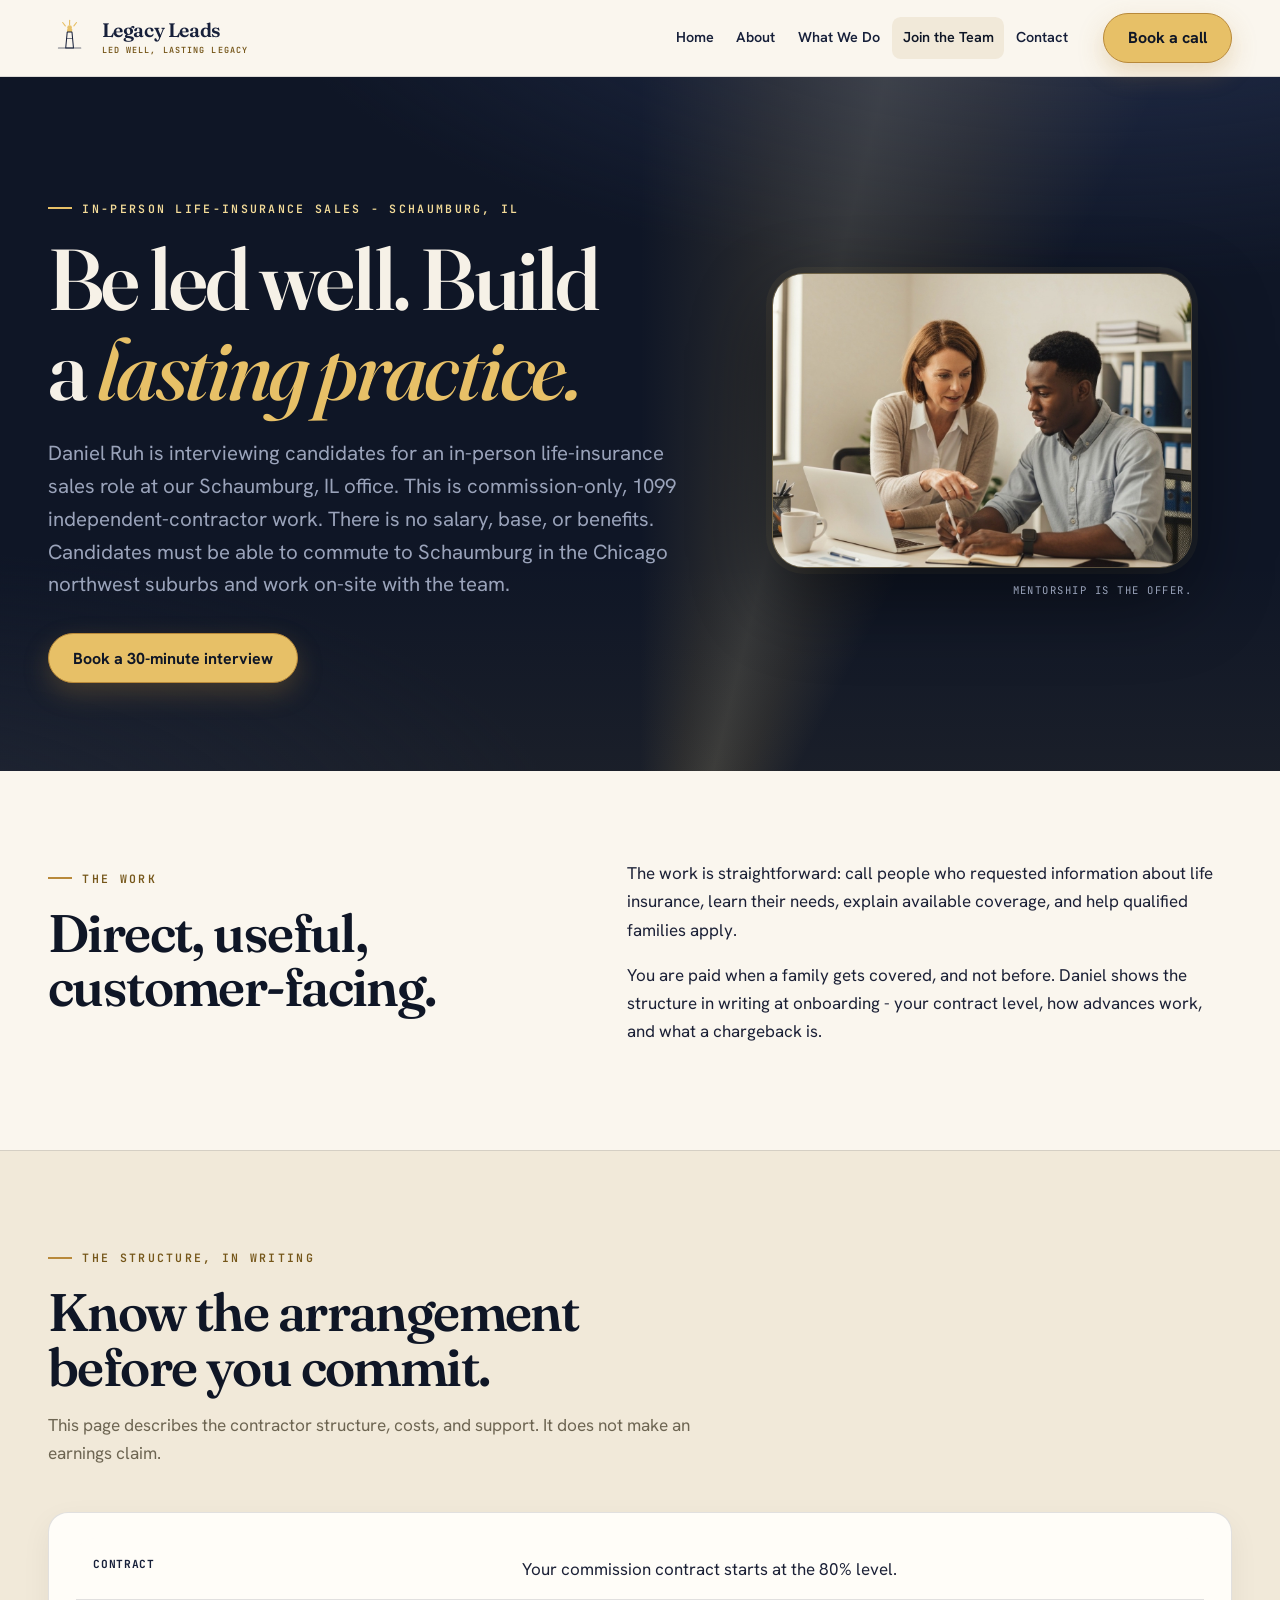
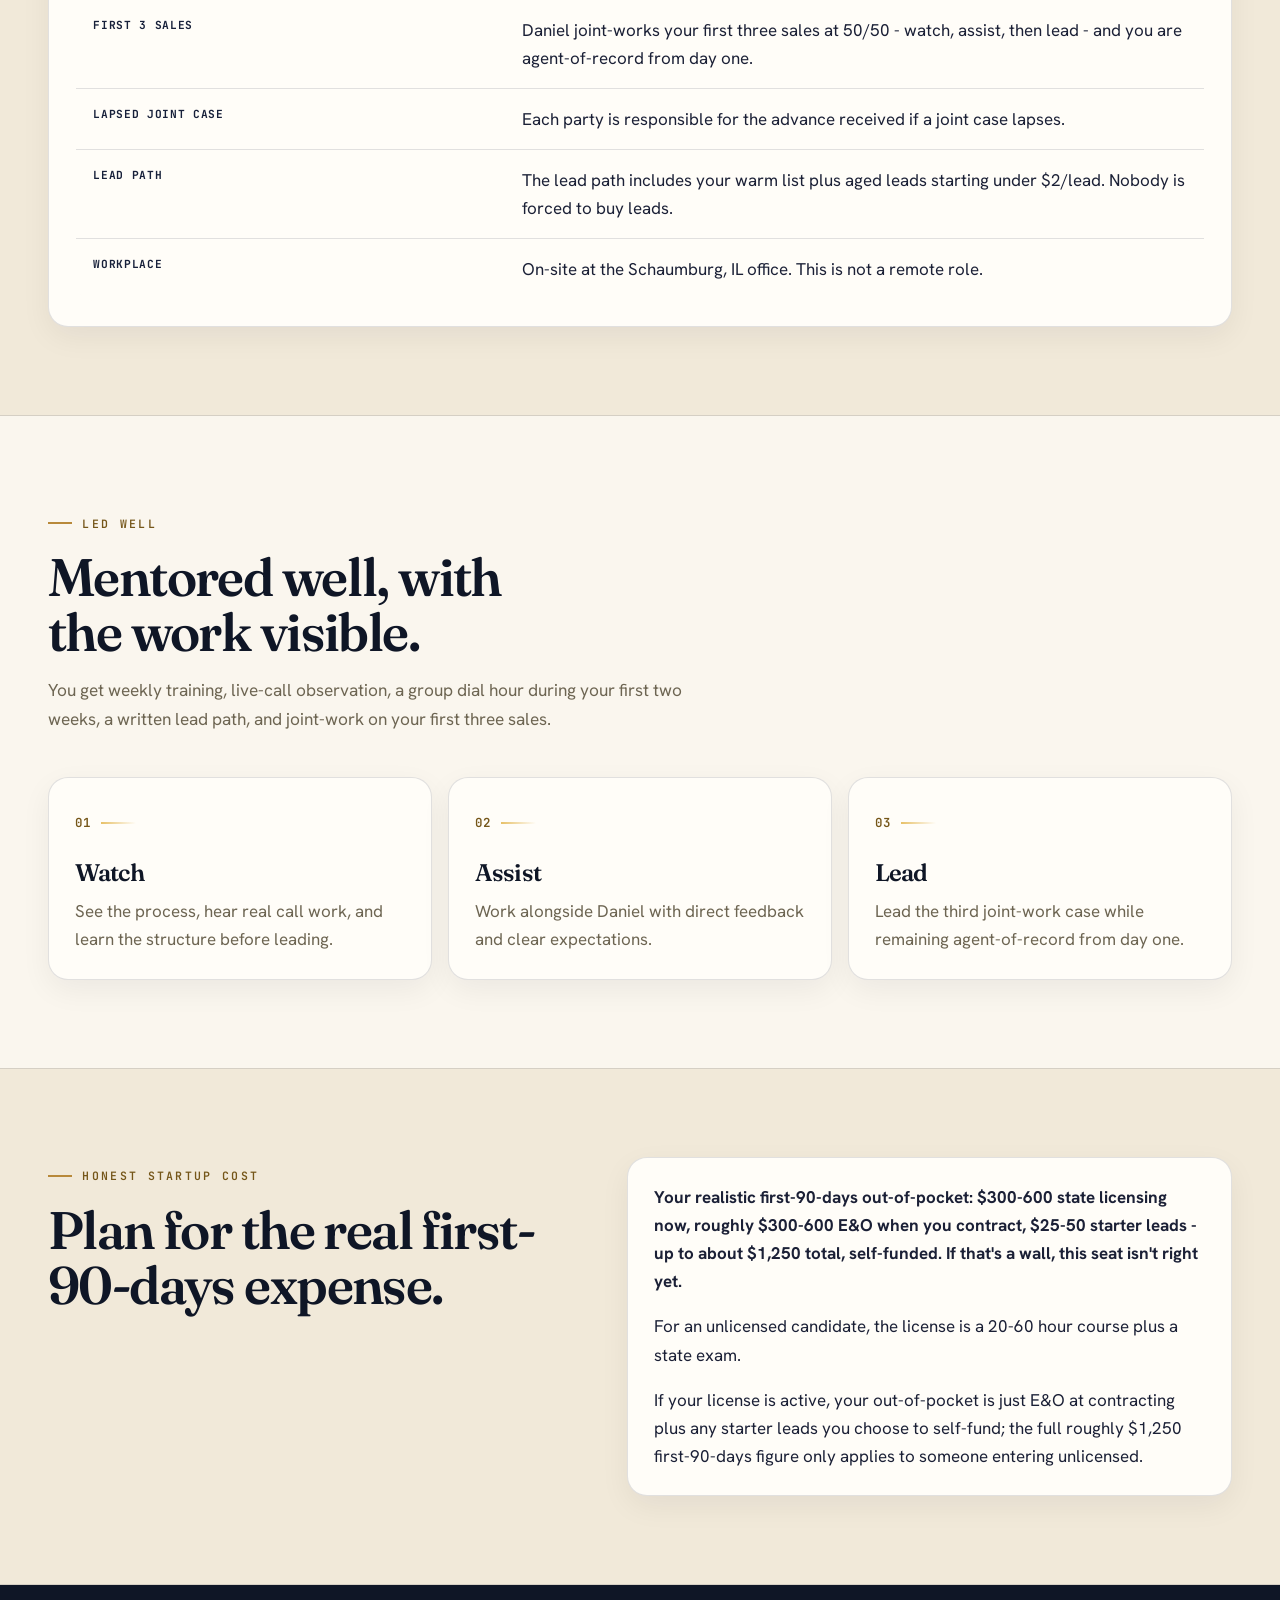
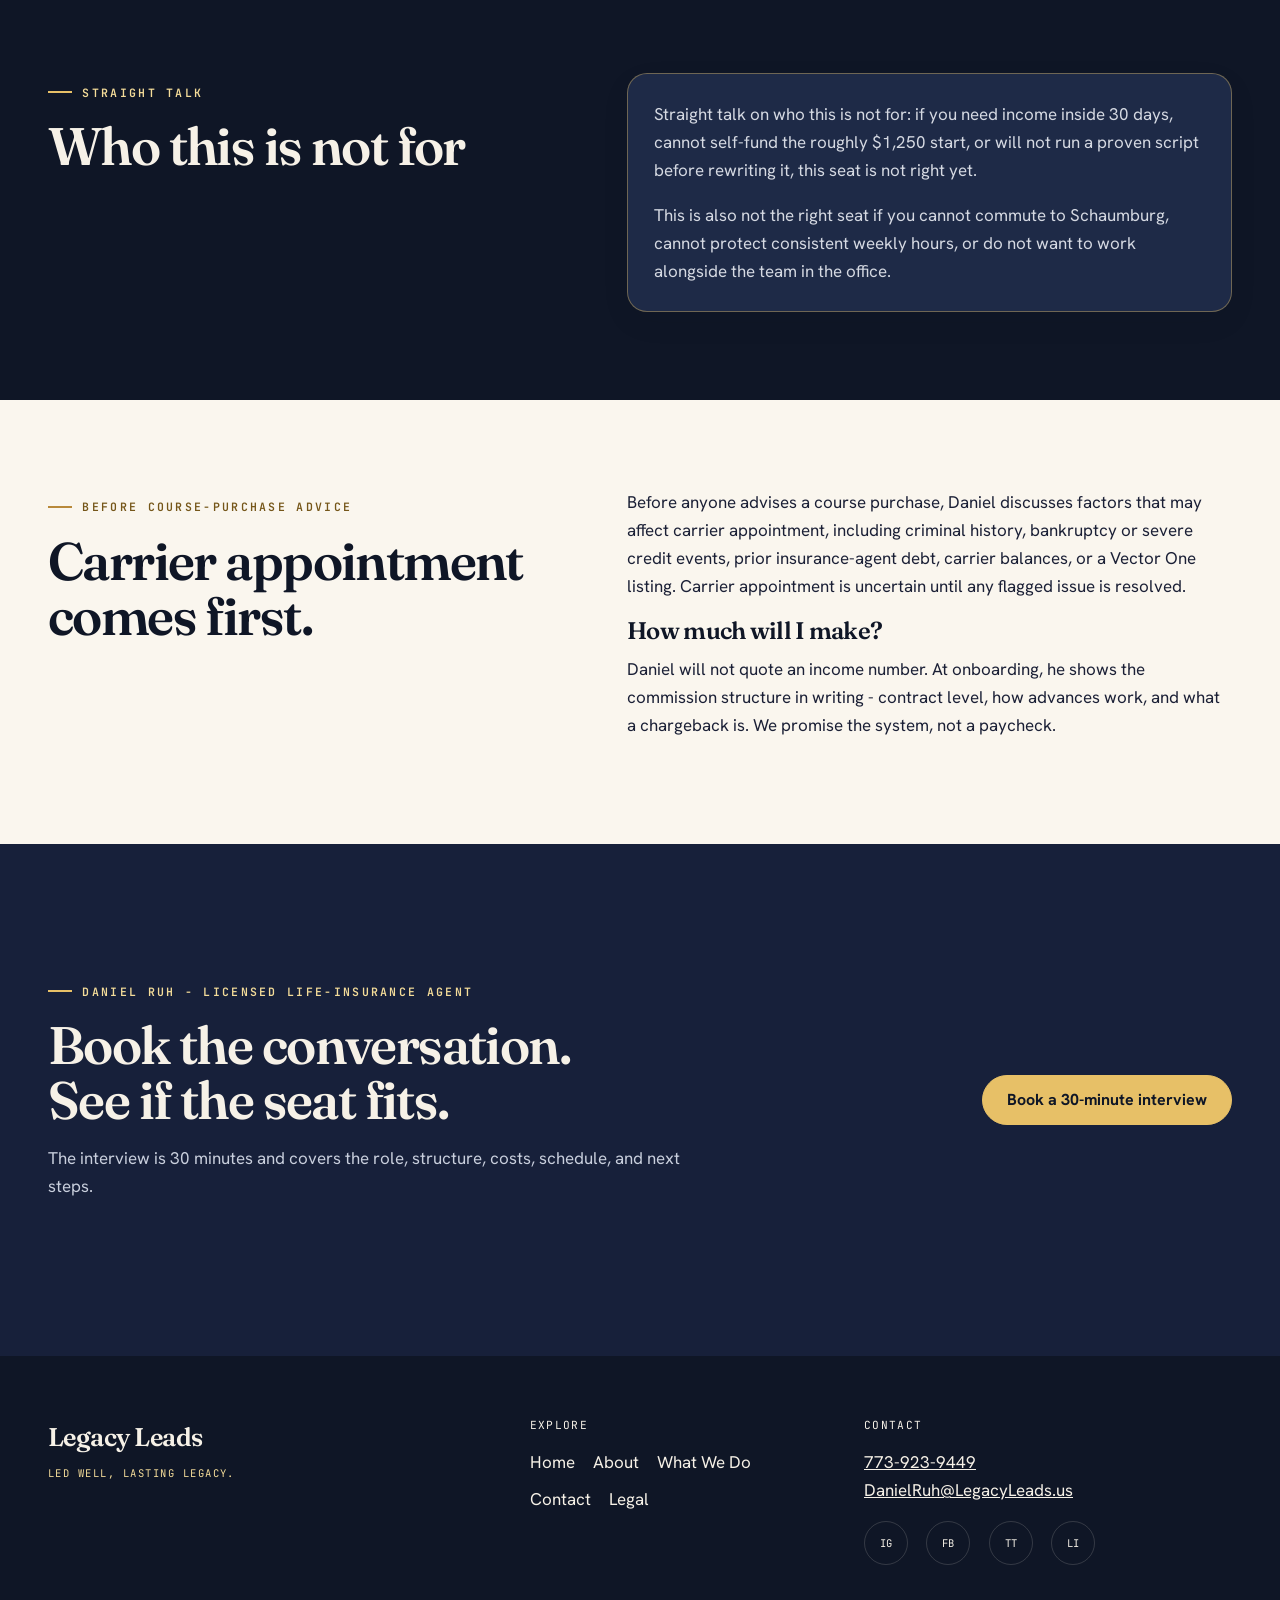
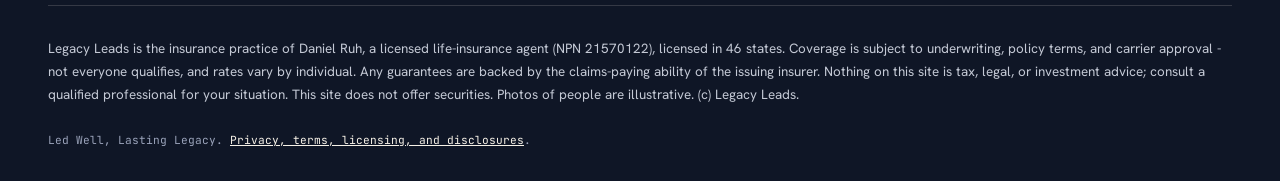
<file: join.html>
<!doctype html>
<html lang="en">
<head>
  <meta charset="utf-8">
  <meta name="viewport" content="width=device-width, initial-scale=1">
  <title>Join the Team | Legacy Leads</title>
  <link rel="canonical" href="https://legacyleads.us/join.html">
  <meta name="description" content="Explore an in-person, commission-only 1099 life-insurance sales role with Daniel Ruh in Schaumburg, Illinois.">
  <meta name="theme-color" content="#0f1626">
  <link rel="icon" href="assets/favicon.svg" type="image/svg+xml">
  <link rel="preconnect" href="https://fonts.googleapis.com">
  <link rel="preconnect" href="https://fonts.gstatic.com" crossorigin>
  <link href="https://fonts.googleapis.com/css2?family=Fraunces:opsz,wght@9..144,500;9..144,600&amp;family=Hanken+Grotesk:wght@400;600;700&amp;family=JetBrains+Mono:wght@500;600&amp;display=swap" rel="stylesheet">
  <link rel="stylesheet" href="assets/styles.css">
  <noscript><style>.nav-links{display:grid;position:static;border:0;box-shadow:none}.reveal,.reveal-stagger>*{opacity:1!important;transform:none!important}</style></noscript>
</head>
<body>
  <a class="skip-link" href="#main-content">Skip to main content</a>
  <header class="site-header"><div class="shell header-inner">
    <a class="brand-lockup" href="index.html" aria-label="Legacy Leads home"><svg viewBox="0 0 100 100" aria-hidden="true" class="ll-mark"><g stroke="var(--gold)" stroke-width="2.6" stroke-linecap="round"><line x1="50" y1="10" x2="50" y2="20"/><line x1="66" y1="15" x2="60" y2="23"/><line x1="34" y1="15" x2="40" y2="23"/></g><circle cx="50" cy="27" r="5.5" fill="var(--gold)"/><rect x="44" y="30" width="12" height="7" rx="1" fill="var(--gold)"/><path d="M44.5 37 L41 74 H59 L55.5 37 Z" fill="none" stroke="var(--gold)" stroke-width="2.4" stroke-linejoin="round"/><line x1="42.5" y1="52" x2="57.5" y2="52" stroke="var(--gold)" stroke-width="2" opacity=".7"/><line x1="24" y1="74" x2="76" y2="74" stroke="var(--gold)" stroke-width="2.4" stroke-linecap="round" opacity=".6"/></svg><span class="brand-name">Legacy Leads</span><span class="brand-slogan">Led Well, Lasting Legacy</span></a>
    <nav class="site-nav" aria-label="Primary navigation"><button class="nav-toggle" type="button" aria-expanded="false" aria-controls="site-nav-links">Menu</button><ul class="nav-links" id="site-nav-links"><li><a href="index.html">Home</a></li><li><a href="about.html">About</a></li><li><a href="services.html">What We Do</a></li><li><a href="join.html" aria-current="page">Join the Team</a></li><li><a href="contact.html">Contact</a></li></ul></nav>
    <a class="button button-gold header-cta" href="https://meet.legacyleads.us/">Book a call</a>
  </div></header>

  <main id="main-content">
    <section class="hero" aria-labelledby="join-heading">
      <div class="beam" aria-hidden="true"></div>
      <div class="shell hero-grid">
        <div>
          <span class="eyebrow">In-person life-insurance sales - Schaumburg, IL</span>
          <h1 id="join-heading">Be led well. Build a <em>lasting practice.</em></h1>
          <p class="lede">Daniel Ruh is interviewing candidates for an in-person life-insurance sales role at our Schaumburg, IL office. This is commission-only, 1099 independent-contractor work. There is no salary, base, or benefits. Candidates must be able to commute to Schaumburg in the Chicago northwest suburbs and work on-site with the team.</p>
          <div class="cta-row">
            <a class="button button-gold" href="https://meet.legacyleads.us/">Book a 30-minute interview</a>
          </div>
        </div>
        <figure class="hero-photo">
          <img src="assets/img/join-mentorship.jpg" alt="A seasoned agent points at a laptop screen, mentoring a younger colleague who takes notes at an ordinary office desk." width="1200" height="840">
          <figcaption>Mentorship is the offer.</figcaption>
        </figure>
      </div>
    </section>

    <section class="section"><div class="shell split">
      <div><span class="eyebrow">The work</span><h2>Direct, useful, customer-facing.</h2></div>
      <div><p>The work is straightforward: call people who requested information about life insurance, learn their needs, explain available coverage, and help qualified families apply.</p><p>You are paid when a family gets covered, and not before. Daniel shows the structure in writing at onboarding - your contract level, how advances work, and what a chargeback is.</p></div>
    </div></section>

    <section class="section section-cream-2"><div class="shell">
      <div class="section-heading"><span class="eyebrow">The structure, in writing</span><h2>Know the arrangement before you commit.</h2><p>This page describes the contractor structure, costs, and support. It does not make an earnings claim.</p></div>
      <div class="card">
        <table class="structure-table">
          <tbody>
            <tr><th scope="row">Contract</th><td>Your commission contract starts at the 80% level.</td></tr>
            <tr><th scope="row">First 3 sales</th><td>Daniel joint-works your first three sales at 50/50 - watch, assist, then lead - and you are agent-of-record from day one.</td></tr>
            <tr><th scope="row">Lapsed joint case</th><td>Each party is responsible for the advance received if a joint case lapses.</td></tr>
            <tr><th scope="row">Lead path</th><td>The lead path includes your warm list plus aged leads starting under $2/lead. Nobody is forced to buy leads.</td></tr>
            <tr><th scope="row">Workplace</th><td>On-site at the Schaumburg, IL office. This is not a remote role.</td></tr>
          </tbody>
        </table>
      </div>
    </div></section>

    <section class="section"><div class="shell">
      <div class="section-heading"><span class="eyebrow">Led well</span><h2>Mentored well, with the work visible.</h2><p>You get weekly training, live-call observation, a group dial hour during your first two weeks, a written lead path, and joint-work on your first three sales.</p></div>
      <div class="steps reveal-stagger">
        <article class="step"><span class="step-number">01</span><h3>Watch</h3><p>See the process, hear real call work, and learn the structure before leading.</p></article>
        <article class="step"><span class="step-number">02</span><h3>Assist</h3><p>Work alongside Daniel with direct feedback and clear expectations.</p></article>
        <article class="step"><span class="step-number">03</span><h3>Lead</h3><p>Lead the third joint-work case while remaining agent-of-record from day one.</p></article>
      </div>
    </div></section>

    <section class="section section-cream-2"><div class="shell split">
      <div><span class="eyebrow">Honest startup cost</span><h2>Plan for the real first-90-days expense.</h2></div>
      <div class="card"><p><strong>Your realistic first-90-days out-of-pocket: $300-600 state licensing now, roughly $300-600 E&amp;O when you contract, $25-50 starter leads - up to about $1,250 total, self-funded. If that's a wall, this seat isn't right yet.</strong></p><p>For an unlicensed candidate, the license is a 20-60 hour course plus a state exam.</p><p>If your license is active, your out-of-pocket is just E&amp;O at contracting plus any starter leads you choose to self-fund; the full roughly $1,250 first-90-days figure only applies to someone entering unlicensed.</p></div>
    </div></section>

    <section class="section section-dark"><div class="shell split">
      <div><span class="eyebrow">Straight talk</span><h2>Who this is not for</h2></div>
      <div class="card not-for"><p>Straight talk on who this is not for: if you need income inside 30 days, cannot self-fund the roughly $1,250 start, or will not run a proven script before rewriting it, this seat is not right yet.</p><p>This is also not the right seat if you cannot commute to Schaumburg, cannot protect consistent weekly hours, or do not want to work alongside the team in the office.</p></div>
    </div></section>

    <section class="section"><div class="shell split">
      <div><span class="eyebrow">Before course-purchase advice</span><h2>Carrier appointment comes first.</h2></div>
      <div><p>Before anyone advises a course purchase, Daniel discusses factors that may affect carrier appointment, including criminal history, bankruptcy or severe credit events, prior insurance-agent debt, carrier balances, or a Vector One listing. Carrier appointment is uncertain until any flagged issue is resolved.</p><h3>How much will I make?</h3><p>Daniel will not quote an income number. At onboarding, he shows the commission structure in writing - contract level, how advances work, and what a chargeback is. We promise the system, not a paycheck.</p></div>
    </div></section>

    <section class="band"><div class="shell band-inner"><div><span class="eyebrow">Daniel Ruh - licensed life-insurance agent</span><h2>Book the conversation. See if the seat fits.</h2><p>The interview is 30 minutes and covers the role, structure, costs, schedule, and next steps.</p></div><a class="button button-light" href="https://meet.legacyleads.us/">Book a 30-minute interview</a></div></section>
  </main>

  <footer class="site-footer"><div class="shell"><div class="footer-grid">
    <div><div class="footer-wordmark">Legacy Leads</div><div class="footer-slogan">Led Well, Lasting Legacy.</div></div>
    <div><div class="footer-heading">Explore</div><ul class="footer-nav"><li><a href="index.html">Home</a></li><li><a href="about.html">About</a></li><li><a href="services.html">What We Do</a></li><li><a href="contact.html">Contact</a></li><li><a href="legal.html">Legal</a></li></ul></div>
    <div class="footer-contact"><div class="footer-heading">Contact</div><p><a href="tel:+17739239449">773-923-9449</a><br><a href="mailto:DanielRuh@LegacyLeads.us">DanielRuh@LegacyLeads.us</a></p><ul class="social-links" aria-label="Social media"><li><a href="https://www.instagram.com/legacyleads/" aria-label="Instagram">IG</a></li><li><a href="https://www.facebook.com/legacyleadsus" aria-label="Facebook">FB</a></li><li><a href="https://www.tiktok.com/@legacyleads" aria-label="TikTok">TT</a></li><li><a href="https://www.linkedin.com/company/legacyleadsus" aria-label="LinkedIn">LI</a></li></ul></div>
  </div><p class="legal-disclaimer">Legacy Leads is the insurance practice of Daniel Ruh, a licensed life-insurance agent (NPN 21570122), licensed in 46 states. Coverage is subject to underwriting, policy terms, and carrier approval - not everyone qualifies, and rates vary by individual. Any guarantees are backed by the claims-paying ability of the issuing insurer. Nothing on this site is tax, legal, or investment advice; consult a qualified professional for your situation. This site does not offer securities. Photos of people are illustrative. (c) Legacy Leads.</p><p class="copyright">Led Well, Lasting Legacy. <a class="legal-link" href="legal.html">Privacy, terms, licensing, and disclosures</a>.</p></div></footer>
  <script src="assets/site.js" defer></script>
</body>
</html>
</file>
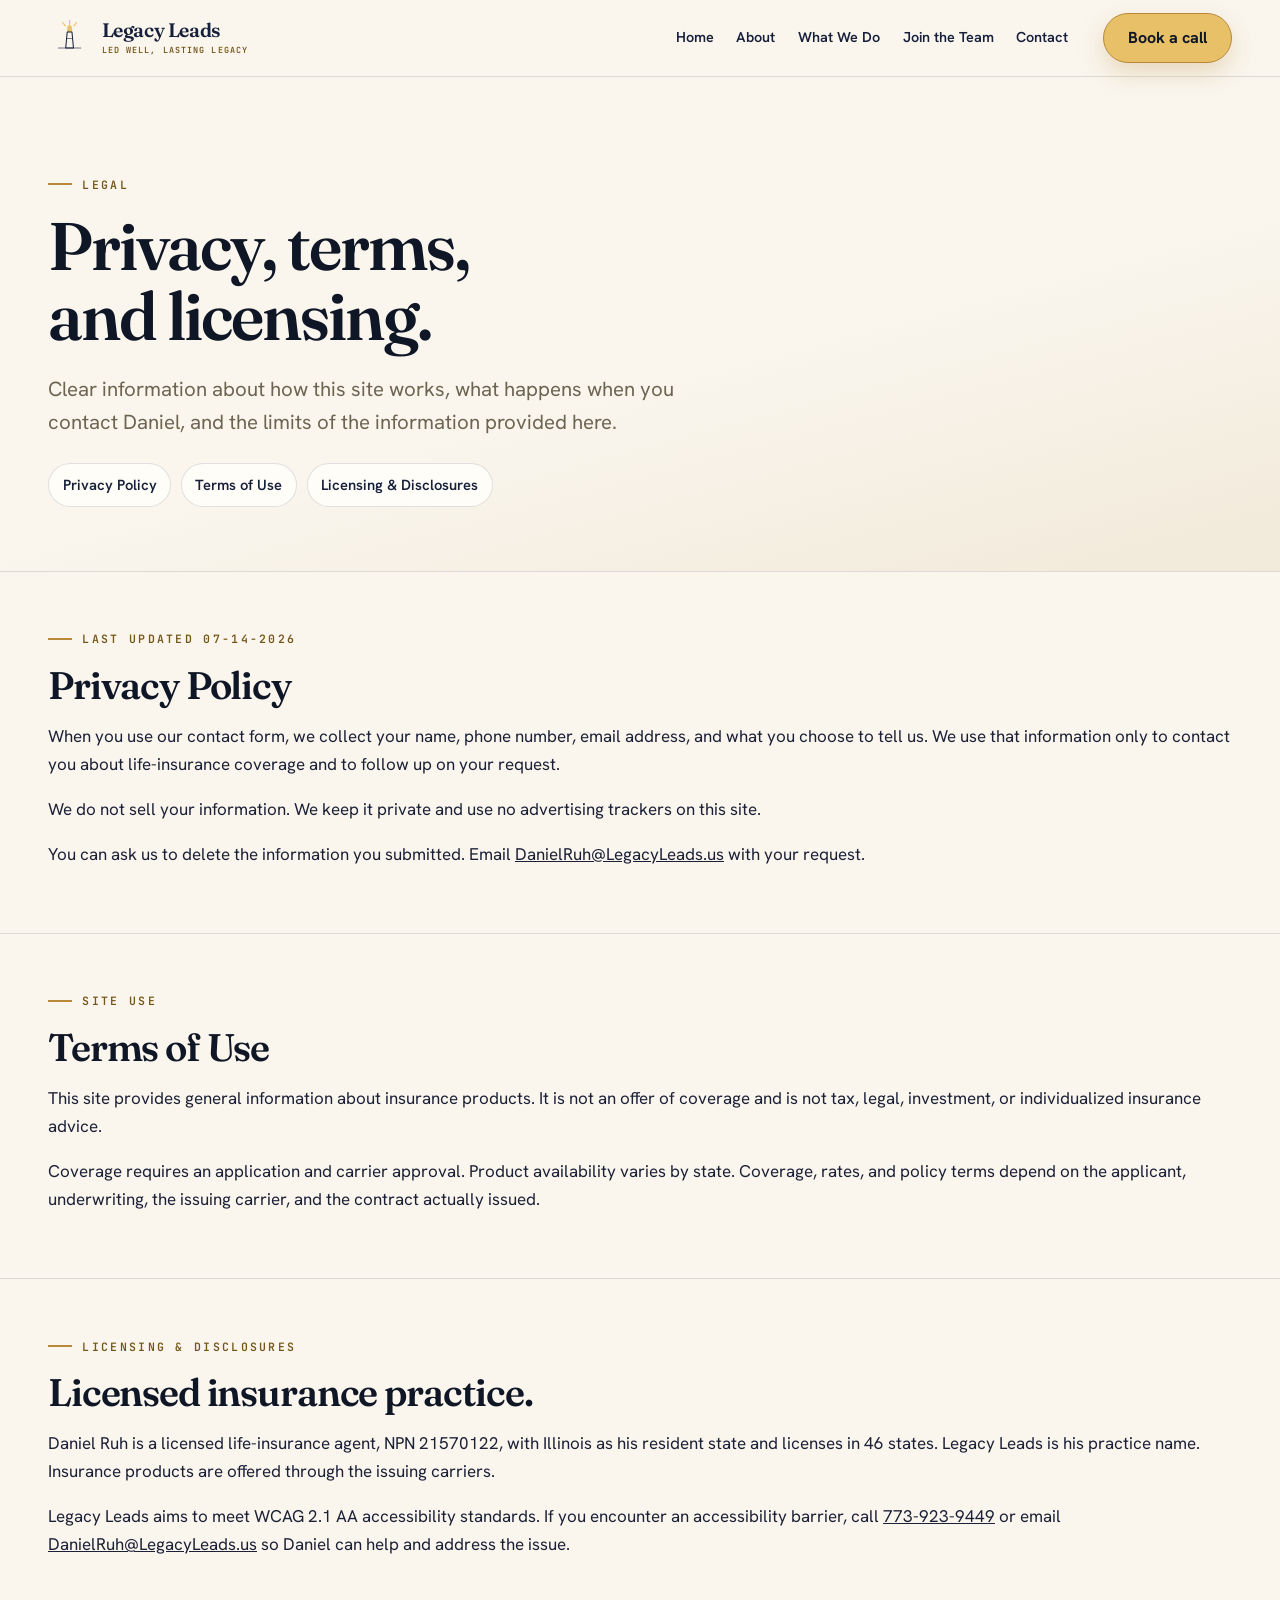
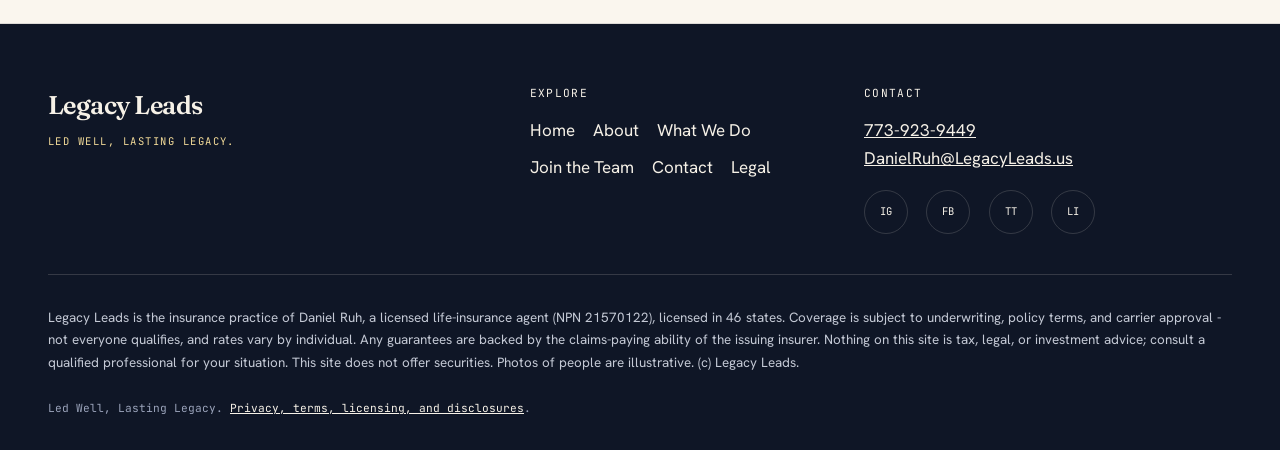
<file: legal.html>
<!doctype html>
<html lang="en">
<head>
  <meta charset="utf-8">
  <meta name="viewport" content="width=device-width, initial-scale=1">
  <title>Privacy, Terms, Licensing &amp; Disclosures | Legacy Leads</title>
  <link rel="canonical" href="https://legacyleads.us/legal.html">
  <meta name="description" content="Legacy Leads privacy policy, terms of use, licensing information, and disclosures.">
  <meta name="theme-color" content="#0f1626">
  <link rel="icon" href="assets/favicon.svg" type="image/svg+xml">
  <link rel="preconnect" href="https://fonts.googleapis.com">
  <link rel="preconnect" href="https://fonts.gstatic.com" crossorigin>
  <link href="https://fonts.googleapis.com/css2?family=Fraunces:opsz,wght@9..144,500;9..144,600&amp;family=Hanken+Grotesk:wght@400;600;700&amp;family=JetBrains+Mono:wght@500;600&amp;display=swap" rel="stylesheet">
  <link rel="stylesheet" href="assets/styles.css">
  <noscript><style>.nav-links{display:grid;position:static;border:0;box-shadow:none}.reveal,.reveal-stagger>*{opacity:1!important;transform:none!important}</style></noscript>
</head>
<body>
  <a class="skip-link" href="#main-content">Skip to main content</a>
  <header class="site-header"><div class="shell header-inner">
    <a class="brand-lockup" href="index.html" aria-label="Legacy Leads home"><svg viewBox="0 0 100 100" aria-hidden="true" class="ll-mark"><g stroke="var(--gold)" stroke-width="2.6" stroke-linecap="round"><line x1="50" y1="10" x2="50" y2="20"/><line x1="66" y1="15" x2="60" y2="23"/><line x1="34" y1="15" x2="40" y2="23"/></g><circle cx="50" cy="27" r="5.5" fill="var(--gold)"/><rect x="44" y="30" width="12" height="7" rx="1" fill="var(--gold)"/><path d="M44.5 37 L41 74 H59 L55.5 37 Z" fill="none" stroke="var(--gold)" stroke-width="2.4" stroke-linejoin="round"/><line x1="42.5" y1="52" x2="57.5" y2="52" stroke="var(--gold)" stroke-width="2" opacity=".7"/><line x1="24" y1="74" x2="76" y2="74" stroke="var(--gold)" stroke-width="2.4" stroke-linecap="round" opacity=".6"/></svg><span class="brand-name">Legacy Leads</span><span class="brand-slogan">Led Well, Lasting Legacy</span></a>
    <nav class="site-nav" aria-label="Primary navigation"><button class="nav-toggle" type="button" aria-expanded="false" aria-controls="site-nav-links">Menu</button><ul class="nav-links" id="site-nav-links"><li><a href="index.html">Home</a></li><li><a href="about.html">About</a></li><li><a href="services.html">What We Do</a></li><li><a href="join.html">Join the Team</a></li><li><a href="contact.html">Contact</a></li></ul></nav>
    <a class="button button-gold header-cta" href="https://meet.legacyleads.us/">Book a call</a>
  </div></header>

  <main id="main-content">
    <section class="page-hero"><div class="shell"><span class="eyebrow">Legal</span><h1>Privacy, terms, and licensing.</h1><p class="lede">Clear information about how this site works, what happens when you contact Daniel, and the limits of the information provided here.</p><nav class="anchor-nav" aria-label="Legal sections"><a href="#privacy">Privacy Policy</a><a href="#terms">Terms of Use</a><a href="#licensing">Licensing &amp; Disclosures</a></nav></div></section>

    <section class="legal-section" id="privacy"><div class="narrow">
      <span class="eyebrow">Last updated 07-14-2026</span>
      <h2>Privacy Policy</h2>
      <p>When you use our contact form, we collect your name, phone number, email address, and what you choose to tell us. We use that information only to contact you about life-insurance coverage and to follow up on your request.</p>
      <p>We do not sell your information. We keep it private and use no advertising trackers on this site.</p>
      <p>You can ask us to delete the information you submitted. Email <a href="mailto:DanielRuh@LegacyLeads.us">DanielRuh@LegacyLeads.us</a> with your request.</p>
    </div></section>

    <section class="legal-section" id="terms"><div class="narrow">
      <span class="eyebrow">Site use</span>
      <h2>Terms of Use</h2>
      <p>This site provides general information about insurance products. It is not an offer of coverage and is not tax, legal, investment, or individualized insurance advice.</p>
      <p>Coverage requires an application and carrier approval. Product availability varies by state. Coverage, rates, and policy terms depend on the applicant, underwriting, the issuing carrier, and the contract actually issued.</p>
    </div></section>

    <section class="legal-section" id="licensing"><div class="narrow">
      <span class="eyebrow">Licensing &amp; Disclosures</span>
      <h2>Licensed insurance practice.</h2>
      <p>Daniel Ruh is a licensed life-insurance agent, NPN 21570122, with Illinois as his resident state and licenses in 46 states. Legacy Leads is his practice name. Insurance products are offered through the issuing carriers.</p>
      <p>Legacy Leads aims to meet WCAG 2.1 AA accessibility standards. If you encounter an accessibility barrier, call <a href="tel:+17739239449">773-923-9449</a> or email <a href="mailto:DanielRuh@LegacyLeads.us">DanielRuh@LegacyLeads.us</a> so Daniel can help and address the issue.</p>
    </div></section>
  </main>

  <footer class="site-footer"><div class="shell"><div class="footer-grid">
    <div><div class="footer-wordmark">Legacy Leads</div><div class="footer-slogan">Led Well, Lasting Legacy.</div></div>
    <div><div class="footer-heading">Explore</div><ul class="footer-nav"><li><a href="index.html">Home</a></li><li><a href="about.html">About</a></li><li><a href="services.html">What We Do</a></li><li><a href="join.html">Join the Team</a></li><li><a href="contact.html">Contact</a></li><li><a href="legal.html" aria-current="page">Legal</a></li></ul></div>
    <div class="footer-contact"><div class="footer-heading">Contact</div><p><a href="tel:+17739239449">773-923-9449</a><br><a href="mailto:DanielRuh@LegacyLeads.us">DanielRuh@LegacyLeads.us</a></p><ul class="social-links" aria-label="Social media"><li><a href="https://www.instagram.com/legacyleads/" aria-label="Instagram">IG</a></li><li><a href="https://www.facebook.com/legacyleadsus" aria-label="Facebook">FB</a></li><li><a href="https://www.tiktok.com/@legacyleads" aria-label="TikTok">TT</a></li><li><a href="https://www.linkedin.com/company/legacyleadsus" aria-label="LinkedIn">LI</a></li></ul></div>
  </div><p class="legal-disclaimer">Legacy Leads is the insurance practice of Daniel Ruh, a licensed life-insurance agent (NPN 21570122), licensed in 46 states. Coverage is subject to underwriting, policy terms, and carrier approval - not everyone qualifies, and rates vary by individual. Any guarantees are backed by the claims-paying ability of the issuing insurer. Nothing on this site is tax, legal, or investment advice; consult a qualified professional for your situation. This site does not offer securities. Photos of people are illustrative. (c) Legacy Leads.</p><p class="copyright">Led Well, Lasting Legacy. <a class="legal-link" href="legal.html">Privacy, terms, licensing, and disclosures</a>.</p></div></footer>
  <script src="assets/site.js" defer></script>
</body>
</html>
</file>
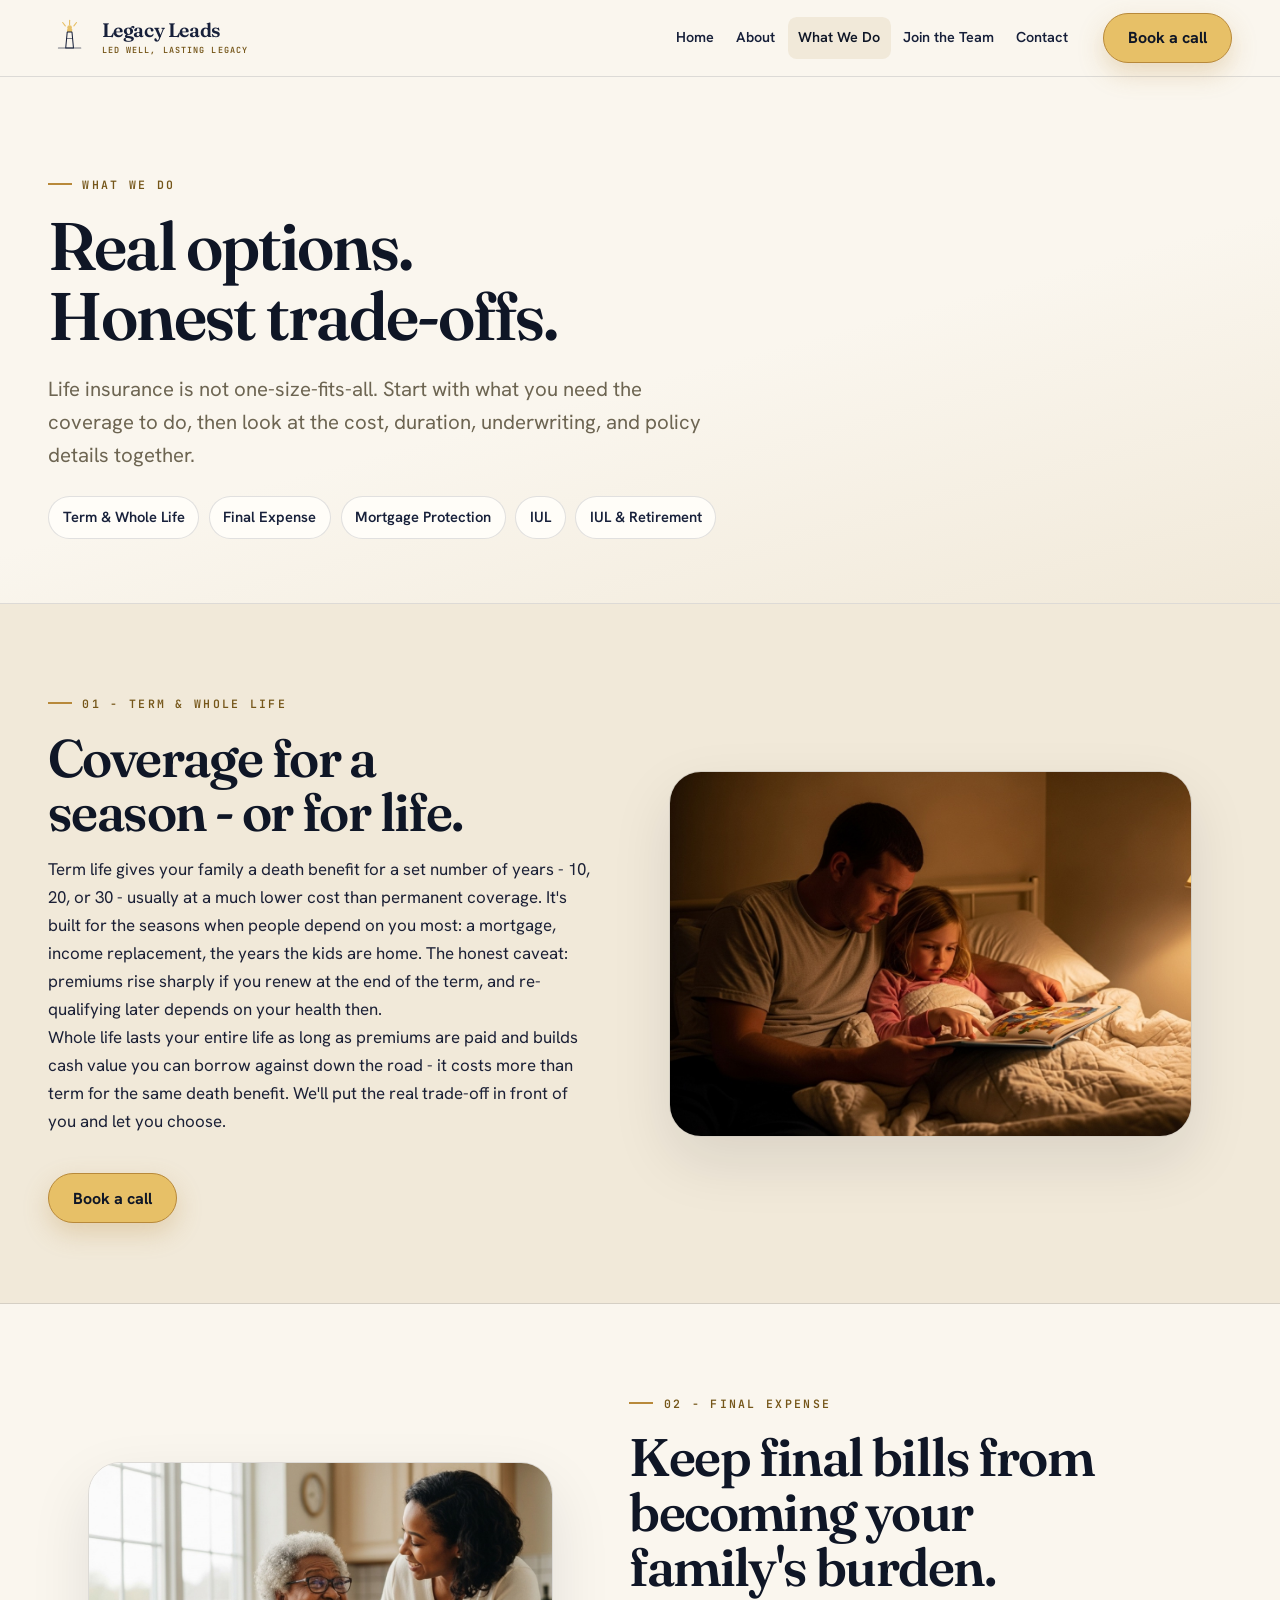
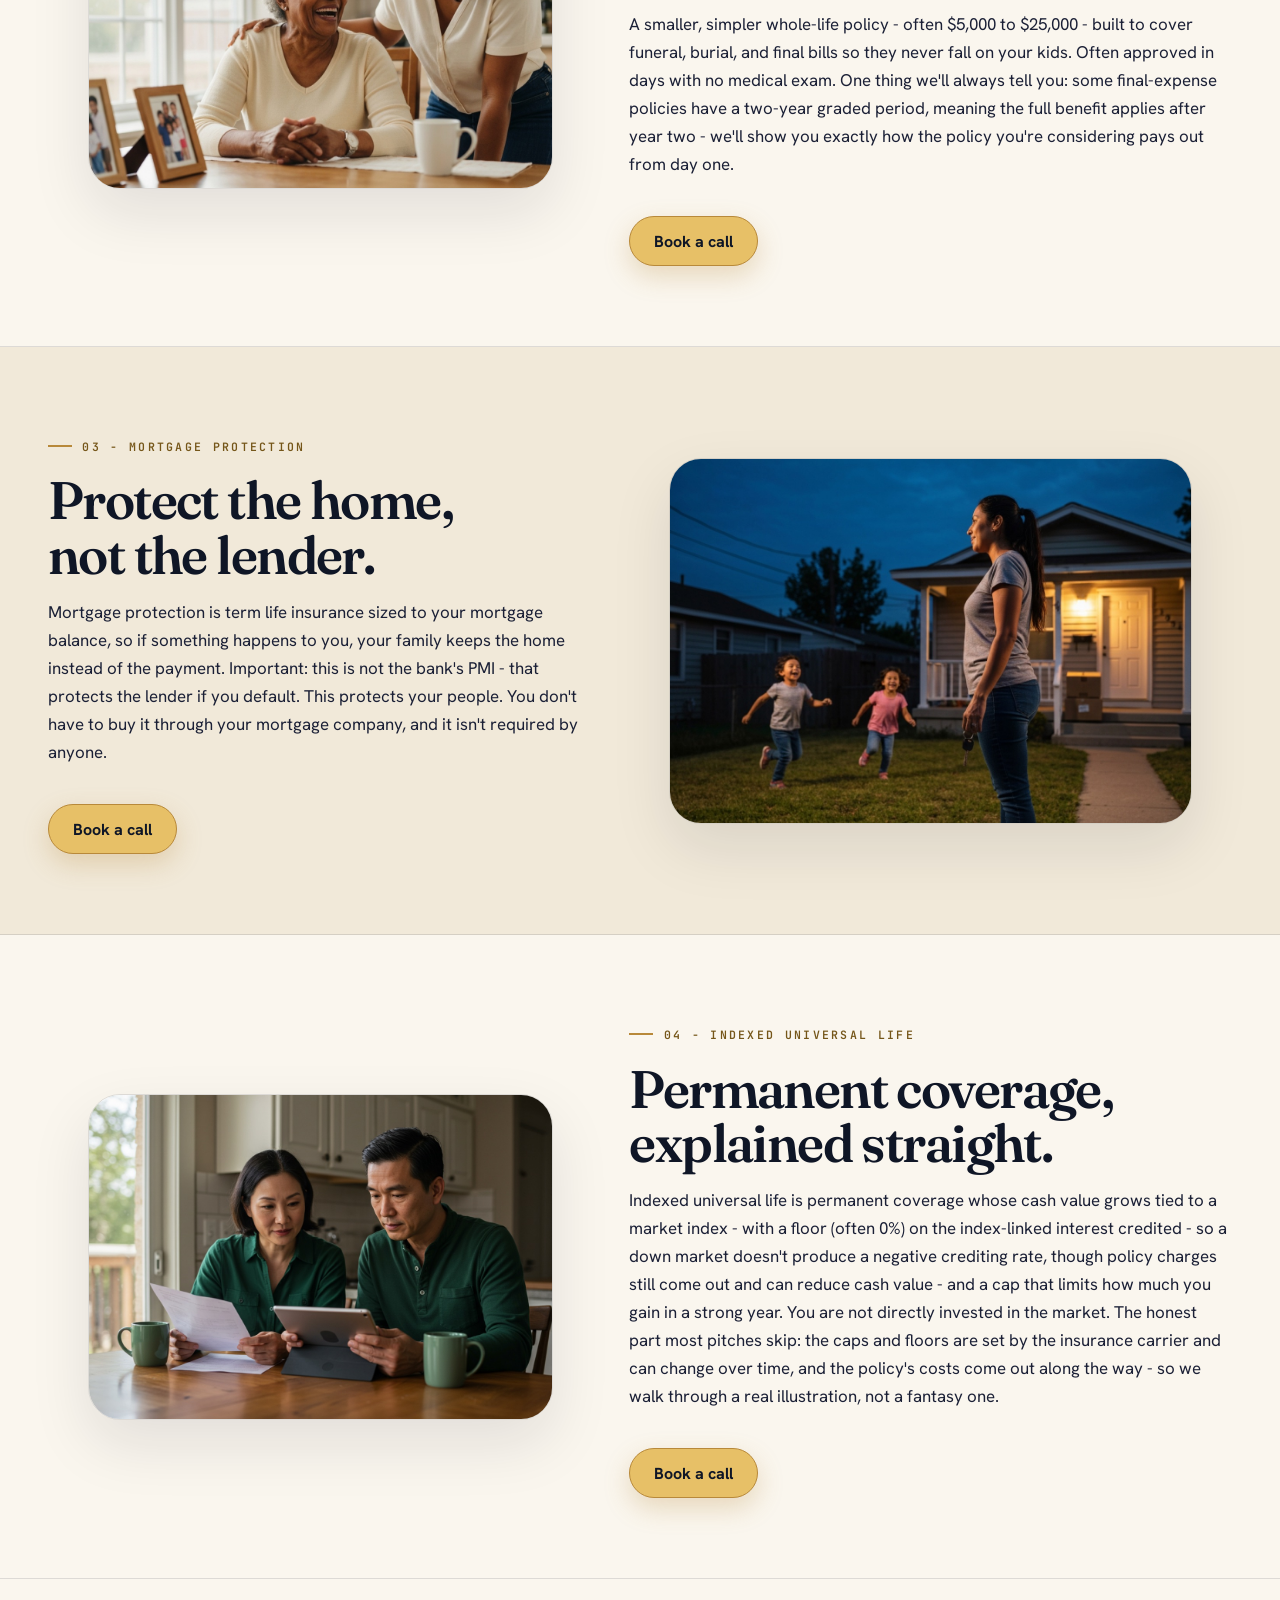
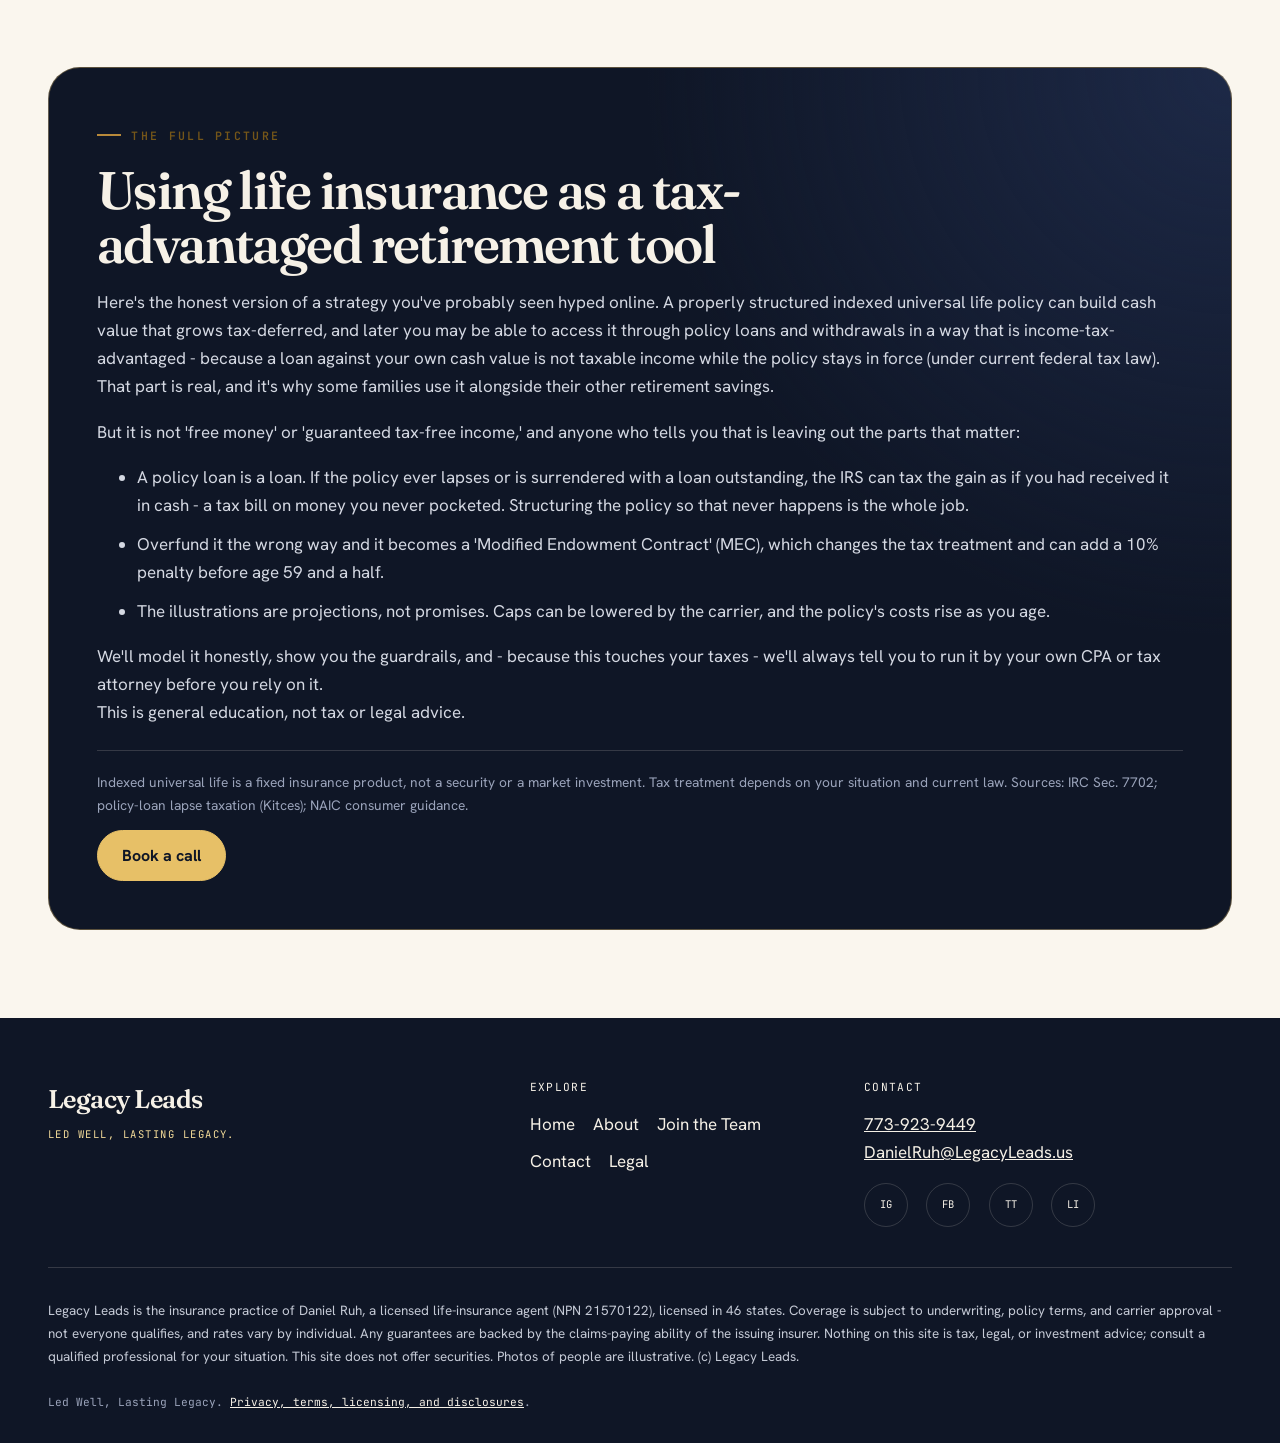
<file: services.html>
<!doctype html>
<html lang="en">
<head>
  <meta charset="utf-8">
  <meta name="viewport" content="width=device-width, initial-scale=1">
  <title>What We Do | Legacy Leads</title>
  <link rel="canonical" href="https://legacyleads.us/services.html">
  <meta name="description" content="Plain-language guidance on term and whole life, final expense, mortgage protection, and indexed universal life insurance.">
  <meta name="theme-color" content="#0f1626">
  <link rel="icon" href="assets/favicon.svg" type="image/svg+xml">
  <link rel="preconnect" href="https://fonts.googleapis.com">
  <link rel="preconnect" href="https://fonts.gstatic.com" crossorigin>
  <link href="https://fonts.googleapis.com/css2?family=Fraunces:opsz,wght@9..144,500;9..144,600&amp;family=Hanken+Grotesk:wght@400;600;700&amp;family=JetBrains+Mono:wght@500;600&amp;display=swap" rel="stylesheet">
  <link rel="stylesheet" href="assets/styles.css">
  <noscript><style>.nav-links{display:grid;position:static;border:0;box-shadow:none}.reveal,.reveal-stagger>*{opacity:1!important;transform:none!important}</style></noscript>
</head>
<body>
  <a class="skip-link" href="#main-content">Skip to main content</a>
  <header class="site-header"><div class="shell header-inner">
    <a class="brand-lockup" href="index.html" aria-label="Legacy Leads home"><svg viewBox="0 0 100 100" aria-hidden="true" class="ll-mark"><g stroke="var(--gold)" stroke-width="2.6" stroke-linecap="round"><line x1="50" y1="10" x2="50" y2="20"/><line x1="66" y1="15" x2="60" y2="23"/><line x1="34" y1="15" x2="40" y2="23"/></g><circle cx="50" cy="27" r="5.5" fill="var(--gold)"/><rect x="44" y="30" width="12" height="7" rx="1" fill="var(--gold)"/><path d="M44.5 37 L41 74 H59 L55.5 37 Z" fill="none" stroke="var(--gold)" stroke-width="2.4" stroke-linejoin="round"/><line x1="42.5" y1="52" x2="57.5" y2="52" stroke="var(--gold)" stroke-width="2" opacity=".7"/><line x1="24" y1="74" x2="76" y2="74" stroke="var(--gold)" stroke-width="2.4" stroke-linecap="round" opacity=".6"/></svg><span class="brand-name">Legacy Leads</span><span class="brand-slogan">Led Well, Lasting Legacy</span></a>
    <nav class="site-nav" aria-label="Primary navigation"><button class="nav-toggle" type="button" aria-expanded="false" aria-controls="site-nav-links">Menu</button><ul class="nav-links" id="site-nav-links"><li><a href="index.html">Home</a></li><li><a href="about.html">About</a></li><li><a href="services.html" aria-current="page">What We Do</a></li><li><a href="join.html">Join the Team</a></li><li><a href="contact.html">Contact</a></li></ul></nav>
    <a class="button button-gold header-cta" href="https://meet.legacyleads.us/">Book a call</a>
  </div></header>

  <main id="main-content">
    <section class="page-hero"><div class="shell"><span class="eyebrow">What we do</span><h1>Real options. Honest trade-offs.</h1><p class="lede">Life insurance is not one-size-fits-all. Start with what you need the coverage to do, then look at the cost, duration, underwriting, and policy details together.</p><nav class="anchor-nav" aria-label="Product sections"><a href="#term-whole">Term &amp; Whole Life</a><a href="#final-expense">Final Expense</a><a href="#mortgage">Mortgage Protection</a><a href="#iul">IUL</a><a href="#iul-retirement">IUL &amp; Retirement</a></nav></div></section>

    <section class="product-section" id="term-whole"><div class="shell product-split reveal"><div><span class="eyebrow">01 - Term &amp; Whole Life</span><h2>Coverage for a season - or for life.</h2><p class="product-copy">Term life gives your family a death benefit for a set number of years - 10, 20, or 30 - usually at a much lower cost than permanent coverage. It's built for the seasons when people depend on you most: a mortgage, income replacement, the years the kids are home. The honest caveat: premiums rise sharply if you renew at the end of the term, and re-qualifying later depends on your health then.
Whole life lasts your entire life as long as premiums are paid and builds cash value you can borrow against down the road - it costs more than term for the same death benefit. We'll put the real trade-off in front of you and let you choose.</p><a class="button button-gold" href="https://meet.legacyleads.us/">Book a call</a></div><figure class="product-photo"><img src="assets/img/term-bedtime.jpg" alt="A young father reads a bedtime story to his daughter under warm lamplight." width="1200" height="840" loading="lazy"></figure></div></section>

    <section class="product-section" id="final-expense"><div class="shell product-split reveal"><figure class="product-photo"><img src="assets/img/fex-dignity.jpg" alt="A grandmother laughs warmly at her kitchen table while her adult daughter rests a hand on her shoulder." width="1200" height="840" loading="lazy"></figure><div><span class="eyebrow">02 - Final Expense</span><h2>Keep final bills from becoming your family's burden.</h2><p class="product-copy">A smaller, simpler whole-life policy - often $5,000 to $25,000 - built to cover funeral, burial, and final bills so they never fall on your kids. Often approved in days with no medical exam. One thing we'll always tell you: some final-expense policies have a two-year graded period, meaning the full benefit applies after year two - we'll show you exactly how the policy you're considering pays out from day one.</p><a class="button button-gold" href="https://meet.legacyleads.us/">Book a call</a></div></div></section>

    <section class="product-section" id="mortgage"><div class="shell product-split reveal"><div><span class="eyebrow">03 - Mortgage Protection</span><h2>Protect the home, not the lender.</h2><p class="product-copy">Mortgage protection is term life insurance sized to your mortgage balance, so if something happens to you, your family keeps the home instead of the payment. Important: this is not the bank's PMI - that protects the lender if you default. This protects your people. You don't have to buy it through your mortgage company, and it isn't required by anyone.</p><a class="button button-gold" href="https://meet.legacyleads.us/">Book a call</a></div><figure class="product-photo"><img src="assets/img/mortgage-home.jpg" alt="A mother watches her two laughing kids play in the yard at dusk, house keys in hand, the porch light glowing behind them." width="1200" height="840" loading="lazy"></figure></div></section>

    <section class="product-section" id="iul"><div class="shell product-split reveal"><figure class="product-photo"><img src="assets/img/iul-planning.jpg" alt="A couple reviews paperwork and a tablet together at their kitchen table in calm morning light." width="1200" height="840" loading="lazy"></figure><div><span class="eyebrow">04 - Indexed Universal Life</span><h2>Permanent coverage, explained straight.</h2><p class="product-copy">Indexed universal life is permanent coverage whose cash value grows tied to a market index - with a floor (often 0%) on the index-linked interest credited - so a down market doesn't produce a negative crediting rate, though policy charges still come out and can reduce cash value - and a cap that limits how much you gain in a strong year. You are not directly invested in the market. The honest part most pitches skip: the caps and floors are set by the insurance carrier and can change over time, and the policy's costs come out along the way - so we walk through a real illustration, not a fantasy one.</p><a class="button button-gold" href="https://meet.legacyleads.us/">Book a call</a></div></div></section>

    <section class="section" id="iul-retirement"><div class="shell iul-disclosure"><span class="eyebrow">The full picture</span><h2>Using life insurance as a tax-advantaged retirement tool</h2>
      <p>Here's the honest version of a strategy you've probably seen hyped online. A properly structured indexed universal life policy can build cash value that grows tax-deferred, and later you may be able to access it through policy loans and withdrawals in a way that is income-tax-advantaged - because a loan against your own cash value is not taxable income while the policy stays in force (under current federal tax law). That part is real, and it's why some families use it alongside their other retirement savings.</p>
      <p>But it is not 'free money' or 'guaranteed tax-free income,' and anyone who tells you that is leaving out the parts that matter:</p>
      <ul>
        <li>A policy loan is a loan. If the policy ever lapses or is surrendered with a loan outstanding, the IRS can tax the gain as if you had received it in cash - a tax bill on money you never pocketed. Structuring the policy so that never happens is the whole job.</li>
        <li>Overfund it the wrong way and it becomes a 'Modified Endowment Contract' (MEC), which changes the tax treatment and can add a 10% penalty before age 59 and a half.</li>
        <li>The illustrations are projections, not promises. Caps can be lowered by the carrier, and the policy's costs rise as you age.</li>
      </ul>
      <p>We'll model it honestly, show you the guardrails, and - because this touches your taxes - we'll always tell you to run it by your own CPA or tax attorney before you rely on it.<br>This is general education, not tax or legal advice.</p>
      <p class="small-print">Indexed universal life is a fixed insurance product, not a security or a market investment. Tax treatment depends on your situation and current law. Sources: IRC Sec. 7702; policy-loan lapse taxation (Kitces); NAIC consumer guidance.</p>
      <a class="button button-light" href="https://meet.legacyleads.us/">Book a call</a>
    </div></section>
  </main>

  <footer class="site-footer"><div class="shell"><div class="footer-grid">
    <div><div class="footer-wordmark">Legacy Leads</div><div class="footer-slogan">Led Well, Lasting Legacy.</div></div>
    <div><div class="footer-heading">Explore</div><ul class="footer-nav"><li><a href="index.html">Home</a></li><li><a href="about.html">About</a></li><li><a href="join.html">Join the Team</a></li><li><a href="contact.html">Contact</a></li><li><a href="legal.html">Legal</a></li></ul></div>
    <div class="footer-contact"><div class="footer-heading">Contact</div><p><a href="tel:+17739239449">773-923-9449</a><br><a href="mailto:DanielRuh@LegacyLeads.us">DanielRuh@LegacyLeads.us</a></p><ul class="social-links" aria-label="Social media"><li><a href="https://www.instagram.com/legacyleads/" aria-label="Instagram">IG</a></li><li><a href="https://www.facebook.com/legacyleadsus" aria-label="Facebook">FB</a></li><li><a href="https://www.tiktok.com/@legacyleads" aria-label="TikTok">TT</a></li><li><a href="https://www.linkedin.com/company/legacyleadsus" aria-label="LinkedIn">LI</a></li></ul></div>
  </div><p class="legal-disclaimer">Legacy Leads is the insurance practice of Daniel Ruh, a licensed life-insurance agent (NPN 21570122), licensed in 46 states. Coverage is subject to underwriting, policy terms, and carrier approval - not everyone qualifies, and rates vary by individual. Any guarantees are backed by the claims-paying ability of the issuing insurer. Nothing on this site is tax, legal, or investment advice; consult a qualified professional for your situation. This site does not offer securities. Photos of people are illustrative. (c) Legacy Leads.</p><p class="copyright">Led Well, Lasting Legacy. <a class="legal-link" href="legal.html">Privacy, terms, licensing, and disclosures</a>.</p></div></footer>
  <script src="assets/site.js" defer></script>
</body>
</html>
</file>
<file: assets/styles.css>
/* ============================================================
   Legacy Leads - evolved Midnight Vault (warm premium)
   Fraunces / Hanken Grotesk / JetBrains Mono
   Signature: the lighthouse beam - one slow sweep of warm light.
   ============================================================ */

:root {
  --navy-deep: #0f1626;
  --navy: #17203a;
  --navy-2: #1e2a47;
  --gold: #e7c067;
  --gold-bright: #f4dc99;
  --gold-deep: #b8893a;
  --gold-ink: #755619;
  --cream: #faf6ee;
  --cream-2: #f1e9d9;
  --secure: #4e8a78;
  --td: #f6f1e7;
  --md: #9aa3ba;
  --tl: #1b2036;
  --ml: #6d6552;
  --white: #fffdf8;
  --line: rgba(27, 32, 54, 0.13);
  --line-dark: rgba(246, 241, 231, 0.16);
  --shadow: 0 24px 60px rgba(15, 22, 38, 0.10);
  --shadow-soft: 0 10px 30px rgba(15, 22, 38, 0.06);
  --radius-sm: 0.75rem;
  --radius: 1.25rem;
  --radius-lg: 2rem;
  --display: "Fraunces", Georgia, serif;
  --ui: "Hanken Grotesk", Arial, sans-serif;
  --mono: "JetBrains Mono", "Courier New", monospace;
  --ease: cubic-bezier(0.22, 0.68, 0.24, 1);
}

* { box-sizing: border-box; }
html { scroll-behavior: smooth; }
body {
  margin: 0;
  background: var(--cream);
  color: var(--tl);
  font-family: var(--ui);
  font-size: 1.0625rem;
  line-height: 1.65;
  text-rendering: optimizeLegibility;
  -webkit-font-smoothing: antialiased;
}
img, svg { display: block; max-width: 100%; }
img { height: auto; }
a { color: inherit; }
a:hover { text-decoration-thickness: 0.12em; }
:focus-visible { outline: 3px solid var(--secure); outline-offset: 4px; border-radius: 0.25rem; }
::selection { background: var(--gold-bright); color: var(--navy-deep); }

.skip-link {
  position: fixed; z-index: 1000; top: 0.75rem; left: 0.75rem;
  padding: 0.75rem 1rem; background: var(--navy-deep); color: var(--td);
  transform: translateY(-180%); transition: transform 200ms var(--ease);
}
.skip-link:focus { transform: translateY(0); }
.shell { width: min(100% - 2.5rem, 74rem); margin-inline: auto; }
.narrow { width: min(100% - 2.5rem, 46rem); margin-inline: auto; }

/* ---------- header ---------- */
.site-header {
  position: sticky; z-index: 50; top: 0;
  border-bottom: 1px solid var(--line);
  background: rgba(250, 246, 238, 0.92);
  backdrop-filter: blur(16px);
  -webkit-backdrop-filter: blur(16px);
}
.header-inner { display: flex; min-height: 4.75rem; align-items: center; justify-content: space-between; gap: 1rem; }
.brand-lockup {
  display: inline-grid; grid-template-columns: 2.7rem auto; grid-template-rows: auto auto;
  align-items: center; column-gap: 0.65rem; color: var(--navy); text-decoration: none;
}
.brand-lockup .ll-mark { grid-row: 1 / 3; width: 2.7rem; height: 2.7rem; }
.brand-lockup .ll-mark > path, .brand-lockup .ll-mark > line { stroke: var(--navy); }
.brand-name {
  align-self: end; font-family: var(--display); font-size: 1.22rem; font-weight: 600;
  letter-spacing: -0.02em; line-height: 1;
}
.brand-slogan {
  align-self: start; margin-top: 0.3rem; color: var(--gold-ink);
  font-family: var(--mono); font-size: 0.53rem; font-weight: 600;
  letter-spacing: 0.13em; line-height: 1.2; text-transform: uppercase;
}
.site-nav { margin-left: auto; }
.nav-toggle {
  min-height: 2.75rem; padding: 0.62rem 0.9rem; border: 1px solid var(--line);
  border-radius: var(--radius-sm); background: var(--white); color: var(--navy);
  cursor: pointer; font-weight: 700; font-size: 0.9rem; font-family: var(--ui);
}
.nav-links {
  position: absolute; top: calc(100% + 1px); right: 1rem; left: 1rem;
  display: none; gap: 0.25rem; margin: 0; padding: 0.75rem;
  border: 1px solid var(--line); border-top: 0;
  border-radius: 0 0 var(--radius) var(--radius);
  background: var(--cream); box-shadow: var(--shadow); list-style: none;
}
.site-header.nav-open .nav-links { display: grid; }
.nav-links a {
  display: block; padding: 0.7rem 0.8rem; border-radius: 0.55rem;
  color: var(--navy); font-weight: 600; text-decoration: none;
}
.nav-links a:hover, .nav-links a[aria-current="page"] { background: var(--cream-2); color: var(--navy-deep); }
.header-cta { display: none; }

/* ---------- buttons ---------- */
.button {
  display: inline-flex; min-height: 3.15rem; align-items: center; justify-content: center;
  gap: 0.5rem; padding: 0.8rem 1.5rem; border: 1px solid transparent; border-radius: 999px;
  font-weight: 700; font-size: 1rem; line-height: 1.2; text-align: center; text-decoration: none;
  transition: transform 180ms var(--ease), box-shadow 180ms var(--ease), background 180ms var(--ease), color 180ms var(--ease);
}
.button:hover { transform: translateY(-2px); text-decoration: none; }
.button:active { transform: translateY(0); }
.button-gold {
  border-color: var(--gold-deep); background: var(--gold); color: var(--navy-deep);
  box-shadow: 0 10px 26px rgba(184, 137, 58, 0.28);
}
.button-gold:hover { background: var(--gold-bright); box-shadow: 0 14px 32px rgba(184, 137, 58, 0.36); }
.button-outline { border-color: var(--navy); background: transparent; color: var(--navy); }
.button-outline:hover { background: var(--navy); color: var(--td); }
.button-ghost-light { border-color: rgba(246, 241, 231, 0.45); background: transparent; color: var(--td); }
.button-ghost-light:hover { border-color: var(--gold); color: var(--gold-bright); }
.button-light { border-color: var(--gold); background: var(--gold); color: var(--navy-deep); }
.button-light:hover { background: var(--gold-bright); }

/* ---------- type ---------- */
.eyebrow {
  display: inline-flex; align-items: center; gap: 0.65rem; margin-bottom: 1.1rem;
  color: var(--gold-ink); font-family: var(--mono); font-size: 0.72rem; font-weight: 600;
  letter-spacing: 0.2em; text-transform: uppercase;
}
.eyebrow::before { width: 1.5rem; height: 2px; background: var(--gold-deep); content: ""; }
h1, h2, h3 {
  margin-top: 0; color: var(--navy-deep); font-family: var(--display);
  font-weight: 600; line-height: 1.04; letter-spacing: -0.03em; text-wrap: balance;
}
h1 { max-width: 16ch; margin-bottom: 1.4rem; font-size: clamp(2.7rem, 8.5vw, 5.4rem); font-optical-sizing: auto; }
h2 { margin-bottom: 1rem; font-size: clamp(1.9rem, 5.5vw, 3.3rem); }
h3 { margin-bottom: 0.65rem; font-size: clamp(1.22rem, 3.5vw, 1.5rem); line-height: 1.15; }
h1 em, h2 em { font-style: italic; font-weight: 500; color: var(--gold-deep); }
p { margin-top: 0; }
.lede { max-width: 42rem; margin-bottom: 2rem; color: var(--ml); font-size: clamp(1.1rem, 2.6vw, 1.28rem); line-height: 1.6; }

/* ---------- THE HERO: dark harbor + the beam ---------- */
.hero {
  position: relative; overflow: hidden;
  padding: clamp(4rem, 9vw, 7rem) 0 clamp(3.5rem, 7vw, 5.5rem);
  background:
    radial-gradient(120% 90% at 85% -20%, #24304f 0%, transparent 55%),
    radial-gradient(90% 70% at -10% 110%, #131c31 0%, transparent 60%),
    var(--navy-deep);
  color: var(--td);
}
/* the beam - a slow lighthouse sweep of warm light across the harbor */
.hero .beam {
  position: absolute; z-index: 0; top: -42%; left: 50%; width: 200vmax; height: 200vmax;
  transform: translateX(-50%);
  background: conic-gradient(
    from 0deg at 50% 50%,
    transparent 0deg,
    rgba(231, 192, 103, 0.10) 8deg,
    rgba(244, 220, 153, 0.16) 14deg,
    rgba(231, 192, 103, 0.10) 20deg,
    transparent 28deg,
    transparent 360deg
  );
  animation: beam-sweep 14s var(--ease) infinite;
  pointer-events: none;
}
@keyframes beam-sweep {
  0%   { rotate: 142deg; }
  46%  { rotate: 218deg; }
  54%  { rotate: 218deg; }
  100% { rotate: 142deg; }
}
/* faint horizon + water shimmer under everything */
.hero::after {
  position: absolute; z-index: 0; right: 0; bottom: 0; left: 0; height: 30%;
  background: linear-gradient(180deg, transparent, rgba(231, 192, 103, 0.05));
  content: "";
}
.hero-grid { position: relative; z-index: 1; display: grid; gap: 3rem; align-items: center; }
.hero .eyebrow { color: var(--gold-bright); }
.hero .eyebrow::before { background: var(--gold); }
.hero h1 { color: var(--td); }
.hero h1 em { color: var(--gold); }
.hero .lede { color: var(--md); }
.cta-row { display: flex; flex-wrap: wrap; gap: 0.8rem; }
.trust-row { display: flex; flex-wrap: wrap; gap: 0.7rem 1.6rem; margin: 2.2rem 0 0; padding: 0; color: var(--md); font-size: 0.95rem; list-style: none; }
.trust-row li { display: inline-flex; align-items: center; gap: 0.55rem; }
.trust-row li::before {
  width: 1rem; height: 1rem; border-radius: 50%;
  background: var(--secure);
  content: "";
  -webkit-mask: url('data:image/svg+xml;utf8,<svg xmlns="http://www.w3.org/2000/svg" viewBox="0 0 16 16"><path fill="black" d="M6.4 12.2 2.6 8.4l1.2-1.2 2.6 2.6 5.8-5.8 1.2 1.2z"/></svg>') center / contain no-repeat;
  mask: url('data:image/svg+xml;utf8,<svg xmlns="http://www.w3.org/2000/svg" viewBox="0 0 16 16"><path fill="black" d="M6.4 12.2 2.6 8.4l1.2-1.2 2.6 2.6 5.8-5.8 1.2 1.2z"/></svg>') center / contain no-repeat;
}
.hero-photo { position: relative; }
.hero-photo img {
  width: 100%; border: 1px solid rgba(231, 192, 103, 0.35);
  border-radius: var(--radius-lg);
  box-shadow: 0 30px 80px rgba(0, 0, 0, 0.45), 0 0 0 6px rgba(231, 192, 103, 0.06);
}
.hero-photo figcaption {
  margin-top: 0.9rem; color: var(--md); font-family: var(--mono);
  font-size: 0.66rem; letter-spacing: 0.14em; text-transform: uppercase; text-align: right;
}


/* ---------- sections ---------- */
.section { padding: clamp(3.5rem, 8vw, 5.5rem) 0; }
.section-cream-2 { border-block: 1px solid var(--line); background: var(--cream-2); }
.section-dark { background: var(--navy-deep); color: var(--td); }
.section-dark h1, .section-dark h2, .section-dark h3 { color: var(--td); }
.section-dark .eyebrow { color: var(--gold-bright); }
.section-dark .eyebrow::before { background: var(--gold); }
.section-dark .lede, .section-dark .muted { color: var(--md); }
.split { display: grid; gap: 2rem; align-items: start; }
.section-heading { max-width: 52rem; margin-bottom: 2.75rem; }
.section-heading p { max-width: 43rem; color: var(--ml); font-size: 1.08rem; }

/* the truth card - navy island in the cream */
.truth-card {
  position: relative; overflow: hidden;
  padding: clamp(2.25rem, 7vw, 4.5rem);
  border-radius: var(--radius-lg);
  background:
    radial-gradient(80% 120% at 100% 0%, #202c49 0%, transparent 60%),
    var(--navy-deep);
  color: var(--td); box-shadow: var(--shadow);
}
.truth-card::after {
  position: absolute; top: -9rem; right: -8rem; width: 22rem; height: 22rem;
  border: 1px solid rgba(231, 192, 103, 0.25); border-radius: 50%;
  box-shadow: 0 0 0 3rem rgba(231, 192, 103, 0.05), 0 0 0 7rem rgba(231, 192, 103, 0.03);
  content: "";
}
.truth-card .eyebrow { color: var(--gold-bright); }
.truth-card .eyebrow::before { background: var(--gold); }
.truth-card h2 { max-width: 20ch; color: var(--td); }
.truth-card p { position: relative; max-width: 52rem; margin-bottom: 0; color: #c6cbd8; font-size: 1.12rem; }

/* how it works - the lighted path */
.steps { position: relative; display: grid; gap: 1rem; counter-reset: step; }
.step {
  position: relative; padding: 1.8rem 1.6rem 1.6rem;
  border: 1px solid var(--line); border-radius: var(--radius);
  background: var(--white); box-shadow: var(--shadow-soft);
}
.step-number {
  display: inline-flex; align-items: center; gap: 0.6rem; margin-bottom: 1.6rem;
  color: var(--gold-ink); font-family: var(--mono); font-size: 0.78rem; font-weight: 600; letter-spacing: 0.12em;
}
.step-number::after { width: 2.2rem; height: 2px; background: linear-gradient(90deg, var(--gold), transparent); content: ""; }
.step p { margin-bottom: 0; color: var(--ml); }

/* product cards with art-directed images */
.grid-2, .grid-3, .grid-4 { display: grid; gap: 1.1rem; }
.card {
  height: 100%; padding: 1.6rem;
  border: 1px solid var(--line); border-radius: var(--radius);
  background: var(--white); box-shadow: var(--shadow-soft);
}
.card p:last-child { margin-bottom: 0; }
.card-link { display: block; color: inherit; text-decoration: none; transition: transform 220ms var(--ease), border-color 220ms var(--ease), box-shadow 220ms var(--ease); }
.card-link:hover { border-color: rgba(184, 137, 58, 0.6); box-shadow: var(--shadow); transform: translateY(-4px); }
.card-number { display: block; margin-bottom: 2rem; color: var(--gold-ink); font-family: var(--mono); font-size: 0.78rem; font-weight: 600; letter-spacing: 0.12em; }
.photo-card {
  display: flex; flex-direction: column; overflow: hidden; height: 100%; padding: 0;
  border: 1px solid var(--line); border-radius: var(--radius);
  background: var(--white); box-shadow: var(--shadow-soft);
  color: inherit; text-decoration: none;
  transition: transform 220ms var(--ease), box-shadow 220ms var(--ease), border-color 220ms var(--ease);
}
.photo-card .photo-frame { overflow: hidden; aspect-ratio: 3 / 2; }
.photo-card img { width: 100%; height: 100%; object-fit: cover; transition: transform 600ms var(--ease); }
.photo-card .photo-body { display: flex; flex: 1; flex-direction: column; gap: 0.35rem; padding: 1.3rem 1.4rem 1.5rem; }
.photo-card .card-kicker { margin-bottom: 0.35rem; }
.photo-card p { margin-bottom: 0; color: var(--ml); font-size: 0.98rem; }
.photo-card .card-cta {
  margin-top: auto; padding-top: 0.9rem; color: var(--gold-ink);
  font-family: var(--mono); font-size: 0.72rem; font-weight: 600; letter-spacing: 0.12em; text-transform: uppercase;
}
.photo-card:hover { border-color: rgba(184, 137, 58, 0.6); box-shadow: var(--shadow); transform: translateY(-4px); }
.photo-card:hover img { transform: scale(1.04); }
.card-kicker {
  display: inline-flex; width: fit-content; padding: 0.32rem 0.6rem;
  border: 1px solid rgba(184, 137, 58, 0.35); border-radius: 999px;
  color: var(--gold-ink); font-family: var(--mono); font-size: 0.65rem; letter-spacing: 0.08em; text-transform: uppercase;
}

/* promise */
.promise {
  display: grid; gap: 2.5rem; padding: clamp(2rem, 7vw, 4rem);
  border: 1px solid var(--line); border-radius: var(--radius-lg); background: var(--white);
  box-shadow: var(--shadow-soft);
}
.signature { color: var(--gold-ink); font-family: var(--display); font-size: 1.3rem; font-style: italic; }
.check-list, .plain-list { margin: 0; padding: 0; list-style: none; }
.check-list li { position: relative; padding: 0.9rem 0 0.9rem 2.1rem; border-bottom: 1px solid var(--line); }
.check-list li:last-child { border-bottom: 0; }
.check-list li::before {
  position: absolute; top: 1.15rem; left: 0; width: 1.05rem; height: 1.05rem;
  background: var(--secure); content: "";
  -webkit-mask: url('data:image/svg+xml;utf8,<svg xmlns="http://www.w3.org/2000/svg" viewBox="0 0 16 16"><path fill="black" d="M6.4 12.2 2.6 8.4l1.2-1.2 2.6 2.6 5.8-5.8 1.2 1.2z"/></svg>') center / contain no-repeat;
  mask: url('data:image/svg+xml;utf8,<svg xmlns="http://www.w3.org/2000/svg" viewBox="0 0 16 16"><path fill="black" d="M6.4 12.2 2.6 8.4l1.2-1.2 2.6 2.6 5.8-5.8 1.2 1.2z"/></svg>') center / contain no-repeat;
}

/* reviews */
blockquote.card { margin: 0; }
blockquote.card p { font-family: var(--display); font-size: 1.12rem; font-style: italic; color: var(--navy); }
blockquote.card footer { color: var(--ml); font-size: 0.92rem; }
.reviews-note { max-width: 52rem; margin-top: 1.25rem; padding: 1rem 1.2rem; border-left: 3px solid var(--gold-deep); background: var(--cream-2); color: var(--ml); font-size: 0.95rem; }

/* join band */
.band { overflow: hidden; padding: 3.5rem 0; background: var(--navy); color: var(--td); }
.band-inner { display: flex; flex-wrap: wrap; align-items: center; justify-content: space-between; gap: 2rem; }
.band-inner > div { max-width: 45rem; }
.band-inner p { margin-bottom: 0; }
.band-grid { display: grid; align-items: stretch; }
.band-copy { padding: clamp(3rem, 7vw, 4.5rem) 0; }
.band .eyebrow { color: var(--gold-bright); }
.band .eyebrow::before { background: var(--gold); }
.band h2 { max-width: 17ch; color: var(--td); }
.band p { max-width: 40rem; margin-bottom: 1.75rem; color: #c9cfdd; }
.band-photo { position: relative; min-height: 16rem; }
.band-photo img { position: absolute; inset: 0; width: 100%; height: 100%; object-fit: cover; }
.band-photo::after {
  position: absolute; inset: 0;
  background: linear-gradient(90deg, var(--navy) 0%, transparent 35%);
  content: "";
}

/* final cta */
.final-cta { position: relative; overflow: hidden; text-align: center; }
.final-cta .narrow { position: relative; z-index: 1; }
.final-cta::before {
  position: absolute; top: -60%; left: 50%; width: 60rem; height: 60rem;
  transform: translateX(-50%);
  background: radial-gradient(closest-side, rgba(231, 192, 103, 0.14), transparent 70%);
  content: "";
}
.final-cta h2 { max-width: 22ch; margin-inline: auto; }
.final-cta .lede { margin-inline: auto; }

/* ---------- interior pages ---------- */
.page-hero {
  position: relative; overflow: hidden;
  padding: clamp(3.5rem, 8vw, 5.5rem) 0 clamp(2.75rem, 6vw, 4rem);
  border-bottom: 1px solid var(--line);
  background: linear-gradient(165deg, var(--cream) 55%, var(--cream-2));
}
.page-hero h1 { max-width: 18ch; font-size: clamp(2.4rem, 7vw, 4.2rem); }
.page-hero .lede { margin-bottom: 0.5rem; }
.credential-strip {
  display: grid; gap: 1px; overflow: hidden; margin-top: 2.25rem;
  border: 1px solid var(--line); border-radius: var(--radius); background: var(--line);
}
.credential-strip div { padding: 1.1rem 1.25rem; background: var(--white); }
.credential-strip span { display: block; margin-bottom: 0.2rem; color: var(--ml); font-family: var(--mono); font-size: 0.66rem; letter-spacing: 0.1em; text-transform: uppercase; }
.credential-strip strong { color: var(--navy-deep); }

.product-section { padding: clamp(3.25rem, 7vw, 5rem) 0; border-bottom: 1px solid var(--line); scroll-margin-top: 6rem; }
.product-section:nth-of-type(even) { background: var(--cream-2); }
.product-split { display: grid; gap: 2.25rem; align-items: center; }
.product-photo img { border: 1px solid var(--line); border-radius: var(--radius-lg); box-shadow: var(--shadow); }
.product-copy { max-width: 52rem; font-size: 1.06rem; white-space: pre-line; }
.product-copy + .button { margin-top: 1.25rem; }

.iul-disclosure {
  padding: clamp(1.75rem, 5vw, 3rem);
  border: 1px solid rgba(231, 192, 103, 0.35); border-radius: var(--radius-lg);
  background: radial-gradient(90% 120% at 100% 0%, #1d2947 0%, transparent 55%), var(--navy-deep);
  color: var(--td);
}
.iul-disclosure h2, .iul-disclosure h3 { color: var(--td); }
.iul-disclosure p, .iul-disclosure li { color: #d4d8e2; }
.iul-disclosure li + li { margin-top: 0.7rem; }
.small-print { margin-top: 1.5rem; padding-top: 1.25rem; border-top: 1px solid var(--line-dark); color: var(--md) !important; font-size: 0.86rem; }

.not-for { border: 1px solid rgba(231, 192, 103, 0.4); background: var(--navy-2); }
.not-for h2, .not-for h3 { color: var(--td); }
.not-for p, .not-for li { color: #d5d9e2; }
.structure-table { width: 100%; border-collapse: collapse; overflow: hidden; border: 1px solid var(--line); border-radius: var(--radius); background: var(--white); }
.structure-table th, .structure-table td { padding: 1rem 1.1rem; border-bottom: 1px solid var(--line); text-align: left; vertical-align: top; }
.structure-table tr:last-child th, .structure-table tr:last-child td { border-bottom: 0; }
.structure-table th { width: 38%; color: var(--navy); font-family: var(--mono); font-size: 0.7rem; letter-spacing: 0.06em; text-transform: uppercase; }

.contact-list { display: grid; gap: 0.75rem; margin: 0; padding: 0; list-style: none; }
.contact-list a, .contact-list span { display: block; padding: 1rem 1.15rem; border: 1px solid var(--line); border-radius: var(--radius-sm); background: var(--white); color: var(--navy); font-weight: 600; }
.contact-list a:hover { border-color: rgba(184, 137, 58, 0.6); }
.contact-form { padding: clamp(1.5rem, 5vw, 2.5rem); border: 1px solid var(--line); border-radius: var(--radius-lg); background: var(--white); box-shadow: var(--shadow-soft); }
.field { margin-bottom: 1.15rem; }
label, legend { display: block; margin-bottom: 0.4rem; color: var(--navy-deep); font-weight: 700; }
input, select, textarea {
  width: 100%; min-height: 3rem; padding: 0.7rem 0.85rem;
  border: 1px solid #97907f; border-radius: 0.55rem; background: #fff; color: var(--tl); font: inherit;
}
input:focus-visible, select:focus-visible, textarea:focus-visible { border-color: var(--secure); }
textarea { min-height: 8rem; resize: vertical; }
.consent { margin: 1.5rem 0; padding: 1rem 1.1rem; border: 1px solid var(--line); border-radius: var(--radius-sm); background: var(--cream-2); }
.consent label { display: grid; grid-template-columns: auto 1fr; gap: 0.75rem; margin: 0; font-size: 0.88rem; font-weight: 500; line-height: 1.55; }
.consent input { width: 1.25rem; min-height: 1.25rem; margin-top: 0.15rem; }

.legal-section { padding: 3rem 0; border-bottom: 1px solid var(--line); scroll-margin-top: 6rem; }
.legal-section h2 { font-size: clamp(1.7rem, 5vw, 2.4rem); }
.anchor-nav { display: flex; flex-wrap: wrap; gap: 0.6rem; margin-top: 1.5rem; }
.anchor-nav a { padding: 0.55rem 0.85rem; border: 1px solid var(--line); border-radius: 999px; background: var(--white); color: var(--navy); font-size: 0.92rem; font-weight: 600; text-decoration: none; }
.anchor-nav a:hover { border-color: rgba(184, 137, 58, 0.6); }

/* ---------- footer ---------- */
.site-footer { padding: 3.75rem 0 2rem; background: var(--navy-deep); color: var(--md); }
.footer-grid { display: grid; gap: 2.5rem; }
.footer-wordmark { margin-bottom: 0.4rem; color: var(--td); font-family: var(--display); font-size: 1.6rem; font-weight: 600; letter-spacing: -0.02em; }
.footer-slogan { color: var(--gold-bright); font-family: var(--mono); font-size: 0.66rem; letter-spacing: 0.14em; text-transform: uppercase; }
.footer-heading { margin-bottom: 0.85rem; color: var(--td); font-family: var(--mono); font-size: 0.7rem; letter-spacing: 0.12em; text-transform: uppercase; }
.footer-nav, .social-links { display: flex; flex-wrap: wrap; gap: 0.55rem 1.15rem; margin: 0; padding: 0; list-style: none; }
.footer-nav a, .social-links a, .footer-contact a, .site-footer .legal-link { color: var(--td); }
.footer-nav a { text-decoration: none; }
.footer-nav a:hover { color: var(--gold-bright); text-decoration: underline; }
.social-links a {
  display: inline-flex; min-width: 2.75rem; min-height: 2.75rem; align-items: center; justify-content: center;
  border: 1px solid var(--line-dark); border-radius: 999px;
  font-family: var(--mono); font-size: 0.66rem; text-decoration: none;
  transition: border-color 180ms var(--ease), color 180ms var(--ease);
}
.social-links a:hover { border-color: var(--gold); color: var(--gold-bright); }
.social-links svg { width: 1.15rem; height: 1.15rem; fill: currentColor; }
.legal-disclaimer { margin-top: 2.5rem; padding-top: 2rem; border-top: 1px solid var(--line-dark); color: #c4c9d5; font-size: 0.84rem; line-height: 1.7; }
.copyright { margin: 1.5rem 0 0; color: var(--md); font-family: var(--mono); font-size: 0.7rem; }

/* ---------- reveal on scroll ---------- */
.reveal { opacity: 0; transform: translateY(18px); transition: opacity 650ms var(--ease), transform 650ms var(--ease); }
.reveal.in { opacity: 1; transform: none; }
.reveal-stagger > * { opacity: 0; transform: translateY(18px); transition: opacity 650ms var(--ease), transform 650ms var(--ease); }
.reveal-stagger.in > * { opacity: 1; transform: none; }
.reveal-stagger.in > *:nth-child(2) { transition-delay: 90ms; }
.reveal-stagger.in > *:nth-child(3) { transition-delay: 180ms; }
.reveal-stagger.in > *:nth-child(4) { transition-delay: 270ms; }
.no-js .reveal, .no-js .reveal-stagger > * { opacity: 1; transform: none; }

/* ---------- responsive ---------- */
@media (min-width: 42rem) {
  .shell, .narrow { width: min(100% - 3.5rem, 74rem); }
  .grid-2, .credential-strip, .footer-grid { grid-template-columns: repeat(2, minmax(0, 1fr)); }
  .grid-3, .steps { grid-template-columns: repeat(3, minmax(0, 1fr)); }
  .grid-4 { grid-template-columns: repeat(2, minmax(0, 1fr)); }
  .promise, .split, .product-split { grid-template-columns: minmax(0, 0.95fr) minmax(0, 1.05fr); }
  .header-cta { display: inline-flex; }
}
@media (min-width: 64rem) {
  .hero-grid { grid-template-columns: minmax(0, 1.12fr) minmax(22rem, 0.88fr); }
  .nav-toggle { display: none; }
  .nav-links, .site-header.nav-open .nav-links {
    position: static; display: flex; align-items: center; gap: 0.1rem;
    padding: 0; border: 0; background: transparent; box-shadow: none;
  }
  .nav-links a { padding: 0.6rem 0.66rem; font-size: 0.9rem; }
  .header-cta { margin-left: 0.5rem; }
  .grid-4 { grid-template-columns: repeat(4, minmax(0, 1fr)); }
  .credential-strip { grid-template-columns: repeat(4, minmax(0, 1fr)); }
  .footer-grid { grid-template-columns: 1.2fr 0.8fr 1fr; }
  .band-grid { grid-template-columns: minmax(0, 1.05fr) minmax(0, 0.95fr); }
  .band-copy { padding-right: 3rem; }
  .band-photo { min-height: 100%; }
}

/* ---------- reduced motion ---------- */
@media (prefers-reduced-motion: reduce) {
  html { scroll-behavior: auto; }
  *, *::before, *::after {
    transition-duration: 0.01ms !important;
    animation-duration: 0.01ms !important;
    animation-iteration-count: 1 !important;
    scroll-behavior: auto !important;
  }
  .hero .beam {
    animation: none;
    rotate: 180deg;
    background: radial-gradient(50% 50% at 50% 50%, rgba(231, 192, 103, 0.08), transparent 70%);
  }
  .reveal, .reveal-stagger > * { opacity: 1; transform: none; }
}

/* ---------- interior-page compat ---------- */
.band .band-inner {
  display: flex; flex-wrap: wrap; align-items: center; justify-content: space-between;
  gap: 2rem; padding: clamp(3rem, 7vw, 4.5rem) 0;
}

/* ---------- lead form thank-you ---------- */
.form-thanks {
  padding: clamp(1.75rem, 5vw, 2.5rem);
  border: 1px solid rgba(78, 138, 120, 0.5); border-radius: var(--radius-lg);
  background: var(--white); box-shadow: var(--shadow-soft);
}
.form-thanks h2 { color: var(--secure); }
.form-thanks p { color: var(--ml); }
.form-thanks .button { margin-top: 0.5rem; }
iframe[name="ll_sink"] { display: none; }
</file>
